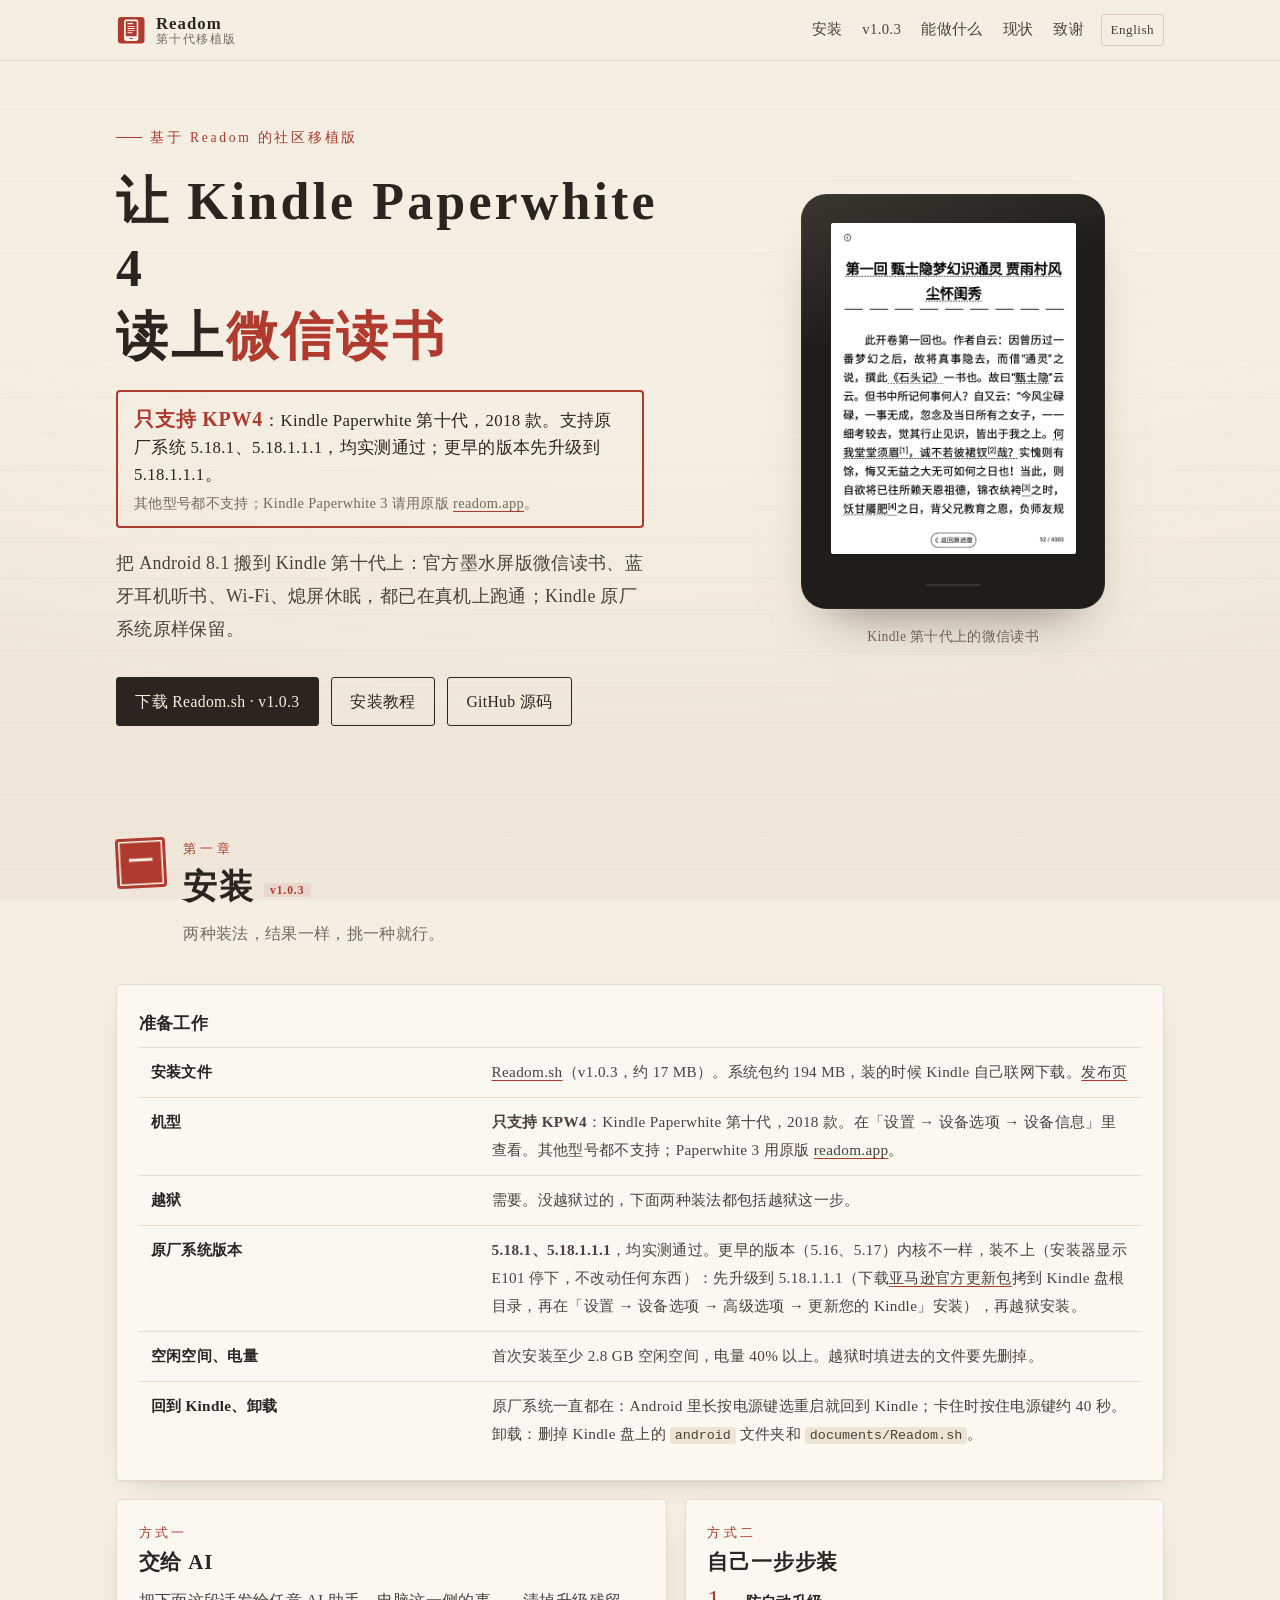
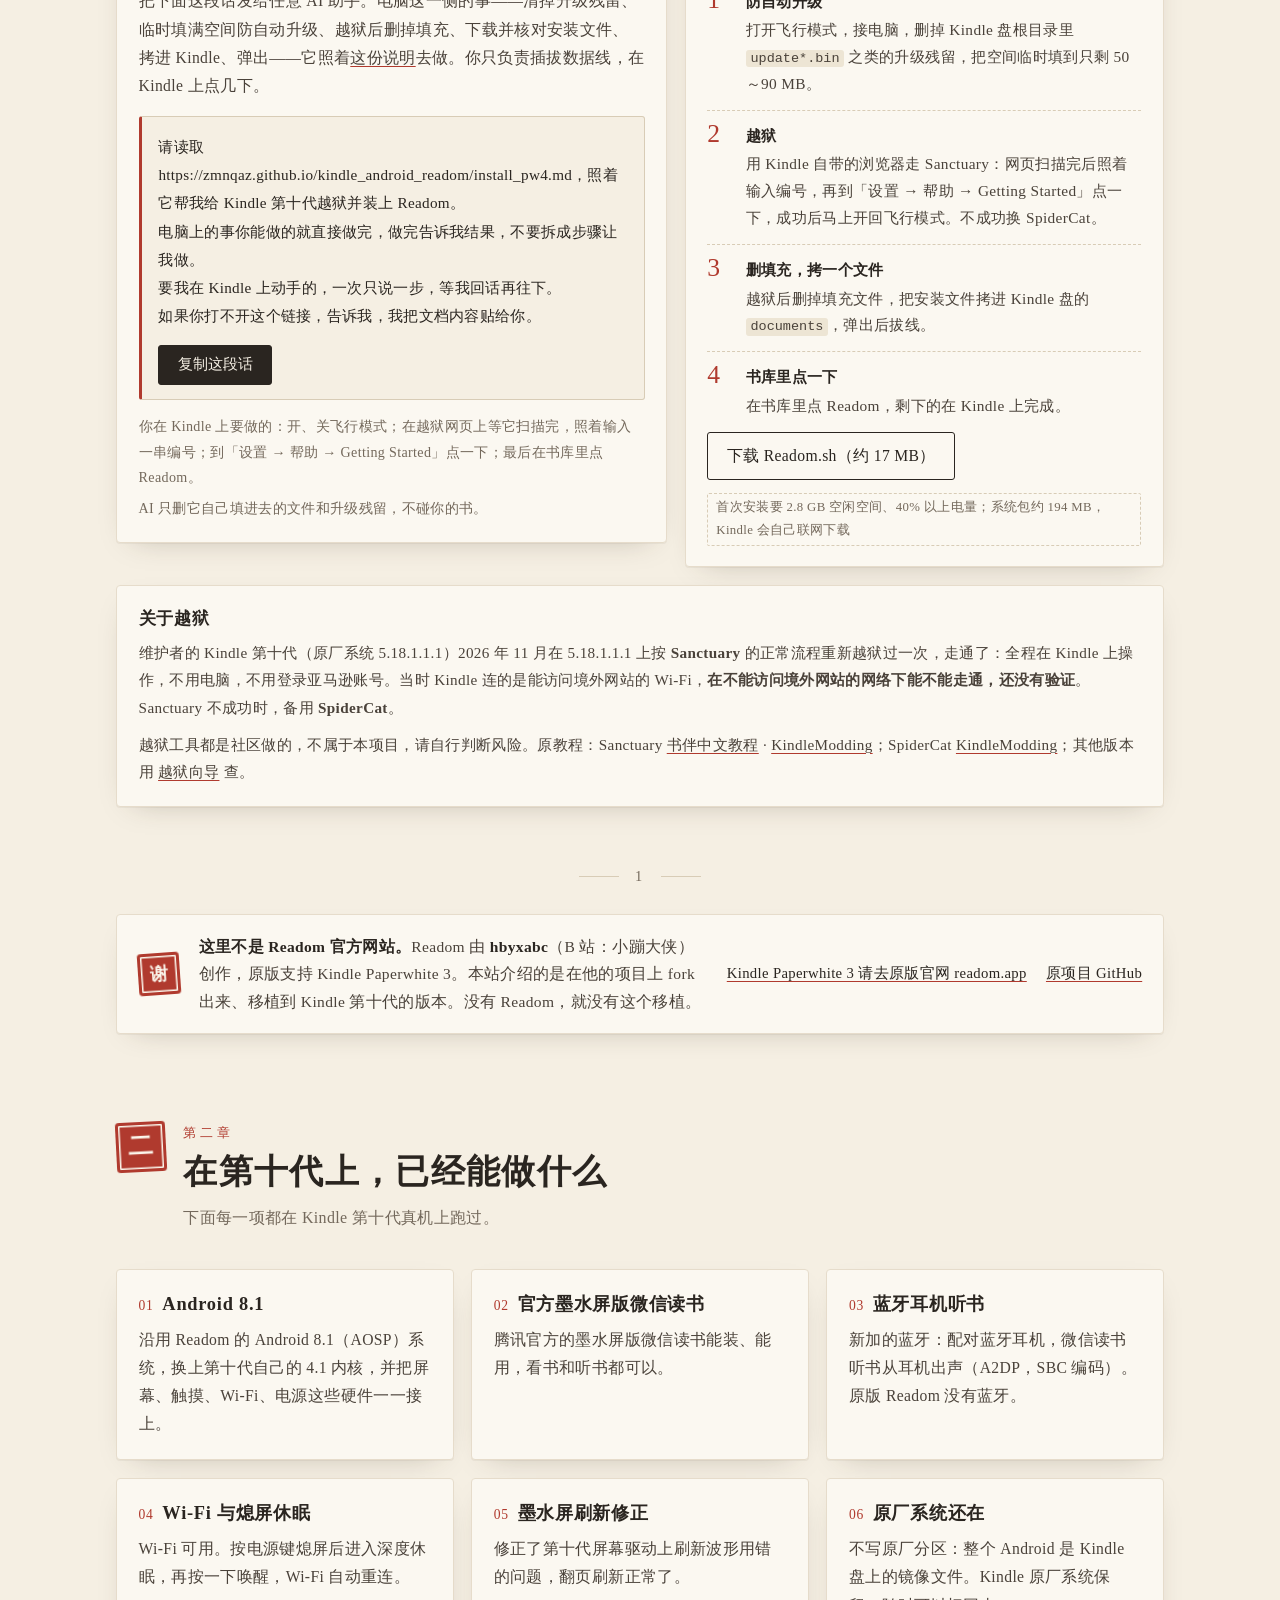
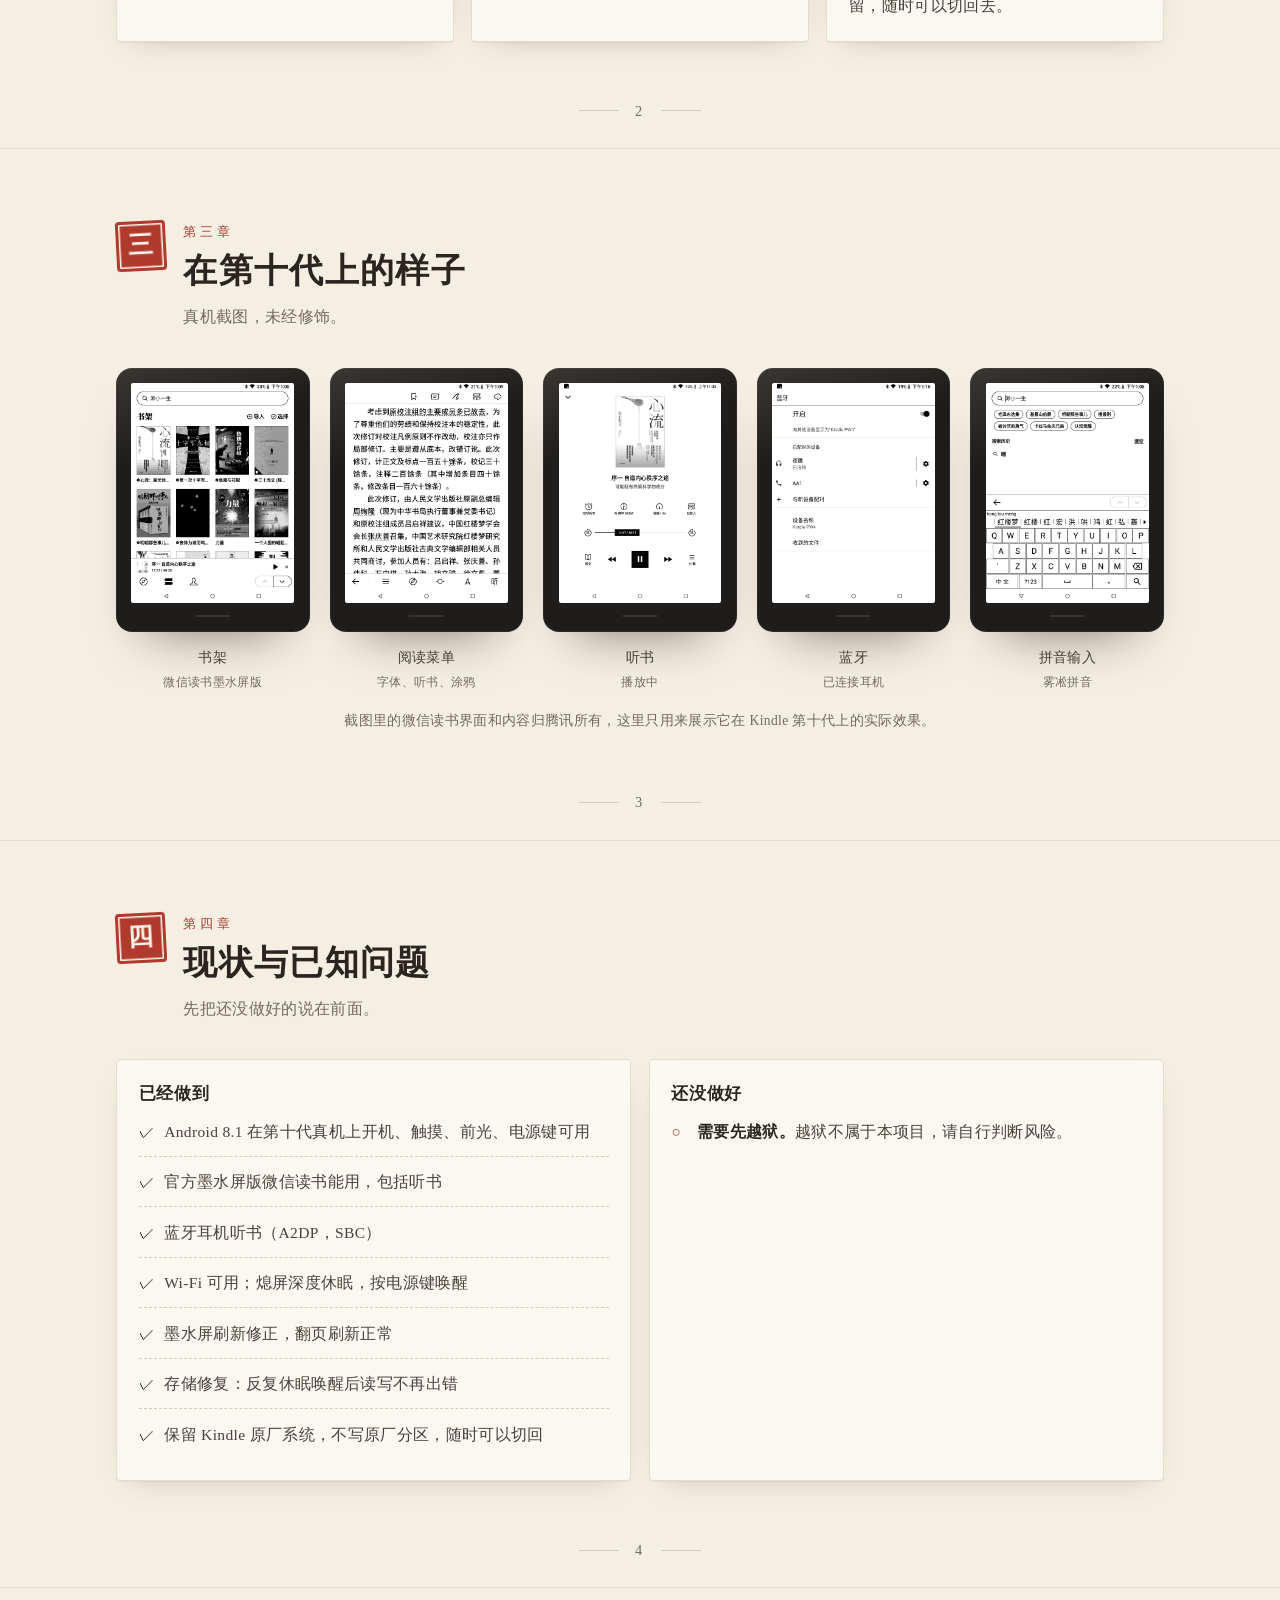
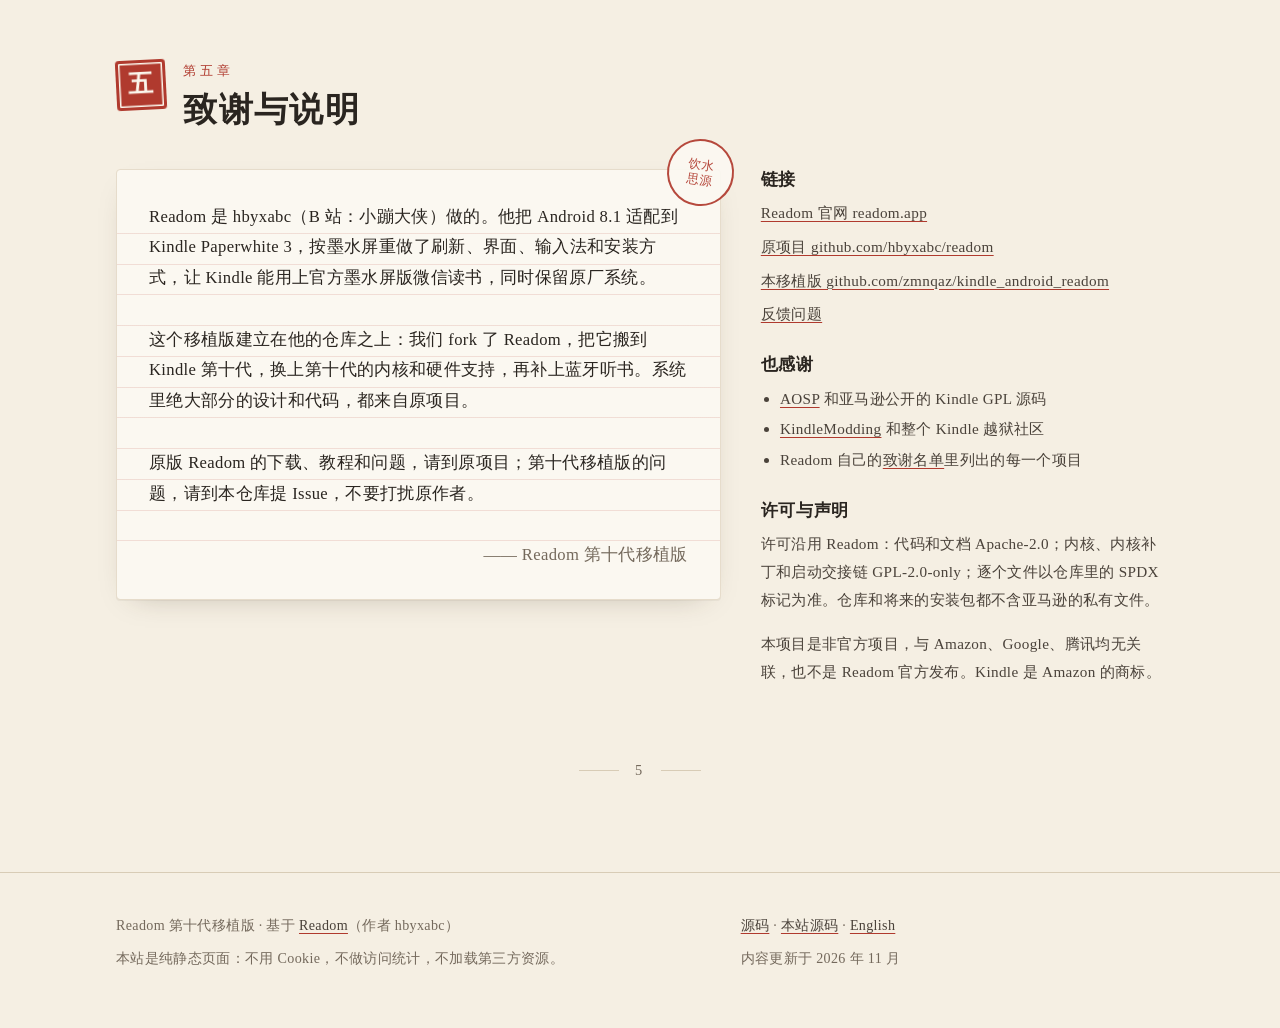
<file: site/index.html>
<!doctype html>
<html lang="zh-CN">
<head>
<meta charset="utf-8">
<meta name="viewport" content="width=device-width, initial-scale=1">
<title>Readom 第十代移植版 · 让 Kindle 第十代读上微信读书</title>
<meta name="description" content="基于 Readom 的 Kindle 第十代（Paperwhite 4，2018 款）社区移植版：Android 8.1、官方墨水屏版微信读书、蓝牙耳机听书，保留原厂系统。非 Readom 官方网站。">
<meta name="theme-color" content="#f5efe3" media="(prefers-color-scheme: light)">
<meta name="theme-color" content="#1c1a17" media="(prefers-color-scheme: dark)">
<meta name="color-scheme" content="light dark">
<!-- 站点地址按 GitHub Pages 的默认地址写；换了自定义域名要一起改下面五处 https://zmnqaz.github.io/kindle_android_readom/ -->
<link rel="canonical" href="https://zmnqaz.github.io/kindle_android_readom/">
<link rel="alternate" hreflang="zh-CN" href="https://zmnqaz.github.io/kindle_android_readom/">
<link rel="alternate" hreflang="en" href="https://zmnqaz.github.io/kindle_android_readom/en/">
<link rel="icon" href="assets/favicon.svg" type="image/svg+xml">
<link rel="apple-touch-icon" href="assets/touch-icon.png">
<meta property="og:type" content="website">
<meta property="og:locale" content="zh_CN">
<meta property="og:locale:alternate" content="en_US">
<meta property="og:site_name" content="Readom 第十代移植版">
<meta property="og:title" content="Readom 第十代移植版 · 让 Kindle 第十代读上微信读书">
<meta property="og:description" content="基于 Readom 的社区移植版：Android 8.1、官方墨水屏版微信读书、蓝牙耳机听书，保留 Kindle 原厂系统。">
<meta property="og:url" content="https://zmnqaz.github.io/kindle_android_readom/">
<meta property="og:image" content="https://zmnqaz.github.io/kindle_android_readom/assets/og.png">
<meta property="og:image:width" content="1200">
<meta property="og:image:height" content="630">
<meta property="og:image:alt" content="Readom 第十代移植版：让 Kindle 第十代读上微信读书">
<meta name="twitter:card" content="summary_large_image">
<link rel="stylesheet" href="assets/style.css">
<script src="assets/site.js" defer></script>
</head>
<body>
<a class="skip" href="#main">跳到正文</a>

<header class="masthead">
  <div class="wrap">
    <a class="mark" href="./" aria-label="Readom 第十代移植版 首页">
      <svg class="mark-seal" viewBox="0 0 64 64" aria-hidden="true" focusable="false">
        <rect x="4" y="4" width="56" height="56" rx="7" fill="#b03a2e"/>
        <rect x="17" y="9.5" width="30" height="45" rx="4.5" fill="#fbf6ec"/>
        <rect x="20.5" y="13" width="23" height="32" rx="1" fill="#b03a2e"/>
        <g fill="#fbf6ec">
          <rect x="24" y="17" width="12" height="2.4" rx="1"/>
          <rect x="24" y="23" width="16" height="1.8" rx=".9"/>
          <rect x="24" y="27.5" width="16" height="1.8" rx=".9"/>
          <rect x="24" y="32" width="16" height="1.8" rx=".9"/>
          <rect x="24" y="36.5" width="11" height="1.8" rx=".9"/>
        </g>
        <rect x="28.5" y="48.6" width="7" height="1.8" rx=".9" fill="#b03a2e"/>
      </svg>
      <span class="mark-text">
        <span class="mark-name">Readom</span>
        <span class="mark-sub">第十代移植版</span>
      </span>
    </a>
    <nav class="nav" aria-label="页面导航">
      <a href="#install">安装</a>
      <a href="https://github.com/zmnqaz/kindle_android_readom/releases/tag/v1.0.3">v1.0.3</a>
      <a href="#features">能做什么</a>
      <a href="#status">现状</a>
      <a href="#thanks">致谢</a>
      <a class="lang" href="en/" hreflang="en" lang="en">English</a>
    </nav>
  </div>
</header>

<main id="main">

<!-- ———————————————— 首屏 ———————————————— -->
<section class="hero" aria-labelledby="hero-title">
  <div class="wrap">
    <div>
      <p class="eyebrow">基于 Readom 的社区移植版</p>
      <h1 id="hero-title">让 Kindle Paperwhite 4<br>读上<em>微信读书</em></h1>
      <p class="support"><b>只支持 KPW4</b>：Kindle Paperwhite 第十代，2018 款。支持原厂系统 5.18.1、5.18.1.1.1，均实测通过；更早的版本先升级到 5.18.1.1.1。<span>其他型号都不支持；Kindle Paperwhite 3 请用原版 <a href="https://readom.app">readom.app</a>。</span></p>
      <p class="lede">
        把 Android 8.1 搬到 Kindle 第十代上：官方墨水屏版微信读书、蓝牙耳机听书、Wi‑Fi、熄屏休眠，都已在真机上跑通；Kindle 原厂系统原样保留。
      </p>
      <div class="actions">
        <a class="btn btn-primary" href="https://github.com/zmnqaz/kindle_android_readom/releases/download/v1.0.3/Readom.sh">下载 Readom.sh · v1.0.3</a>
        <a class="btn" href="#install">安装教程</a>
        <a class="btn" href="https://github.com/zmnqaz/kindle_android_readom">GitHub 源码</a>
      </div>
    </div>
    <figure style="margin:0">
      <div class="device">
        <div class="screen">
          <img src="assets/shots/reader.png" alt="微信读书阅读页，运行在 Kindle 第十代上" width="1072" height="1448">
        </div>
      </div>
      <figcaption class="caption">Kindle 第十代上的微信读书</figcaption>
    </figure>
  </div>
</section>

<!-- ———————————————— 第一章 安装 ———————————————— -->
<section class="chapter" id="install" aria-labelledby="install-title">
  <div class="wrap">
    <header class="chapter-head">
      <span class="seal" aria-hidden="true">一</span>
      <div>
        <span class="chapter-kicker">第一章</span>
        <h2 id="install-title">安装 <span class="tag" style="vertical-align:middle">v1.0.3</span></h2>
        <p class="sub">两种装法，结果一样，挑一种就行。</p>
      </div>
    </header>

    <div class="req card">
      <table>
        <caption>准备工作</caption>
        <tbody>
          <tr><th scope="row">安装文件</th><td><a href="https://github.com/zmnqaz/kindle_android_readom/releases/download/v1.0.3/Readom.sh">Readom.sh</a>（v1.0.3，约 17 MB）。系统包约 194 MB，装的时候 Kindle 自己联网下载。<a href="https://github.com/zmnqaz/kindle_android_readom/releases/tag/v1.0.3">发布页</a></td></tr>
          <tr><th scope="row">机型</th><td><b>只支持 KPW4</b>：Kindle Paperwhite 第十代，2018 款。在「设置 → 设备选项 → 设备信息」里查看。其他型号都不支持；Paperwhite 3 用原版 <a href="https://readom.app">readom.app</a>。</td></tr>
          <tr><th scope="row">越狱</th><td>需要。没越狱过的，下面两种装法都包括越狱这一步。</td></tr>
          <tr><th scope="row">原厂系统版本</th><td><b>5.18.1、5.18.1.1.1</b>，均实测通过。更早的版本（5.16、5.17）内核不一样，装不上（安装器显示 E101 停下，不改动任何东西）：先升级到 5.18.1.1.1（下载<a href="https://s3.amazonaws.com/firmwaredownloads/update_kindle_all_new_paperwhite_v2_5.18.1.1.1.bin">亚马逊官方更新包</a>拷到 Kindle 盘根目录，再在「设置 → 设备选项 → 高级选项 → 更新您的 Kindle」安装），再越狱安装。</td></tr>
          <tr><th scope="row">空闲空间、电量</th><td>首次安装至少 2.8 GB 空闲空间，电量 40% 以上。越狱时填进去的文件要先删掉。</td></tr>
          <tr><th scope="row">回到 Kindle、卸载</th><td>原厂系统一直都在：Android 里长按电源键选重启就回到 Kindle；卡住时按住电源键约 40 秒。卸载：删掉 Kindle 盘上的 <code>android</code> 文件夹和 <code>documents/Readom.sh</code>。</td></tr>
        </tbody>
      </table>
    </div>

    <div class="ways">
      <article class="card way">
        <span class="way-kicker">方式一</span>
        <h3>交给 AI</h3>
        <p>把下面这段话发给任意 AI 助手。电脑这一侧的事——清掉升级残留、临时填满空间防自动升级、越狱后删掉填充、下载并核对安装文件、拷进 Kindle、弹出——它照着<a href="install_pw4.md">这份说明</a>去做。你只负责插拔数据线，在 Kindle 上点几下。</p>
        <div class="prompt">
          <pre id="ai-prompt" tabindex="0" aria-label="发给 AI 的话">请读取 https://zmnqaz.github.io/kindle_android_readom/install_pw4.md，照着它帮我给 Kindle 第十代越狱并装上 Readom。
电脑上的事你能做的就直接做完，做完告诉我结果，不要拆成步骤让我做。
要我在 Kindle 上动手的，一次只说一步，等我回话再往下。
如果你打不开这个链接，告诉我，我把文档内容贴给你。</pre>
          <div class="prompt-bar">
            <button class="btn btn-primary copy-btn" type="button" data-copy="ai-prompt" data-done="已复制" data-fail="请手动选中复制">复制这段话</button>
            <span class="copy-status" role="status" aria-live="polite"></span>
          </div>
        </div>
        <p class="note">你在 Kindle 上要做的：开、关飞行模式；在越狱网页上等它扫描完，照着输入一串编号；到「设置 → 帮助 → Getting Started」点一下；最后在书库里点 Readom。</p>
        <p class="note">AI 只删它自己填进去的文件和升级残留，不碰你的书。</p>
      </article>

      <article class="card way">
        <span class="way-kicker">方式二</span>
        <h3>自己一步步装</h3>
        <ol class="mini-steps">
          <li><b>防自动升级</b>打开飞行模式，接电脑，删掉 Kindle 盘根目录里 <code>update*.bin</code> 之类的升级残留，把空间临时填到只剩 50～90 MB。</li>
          <li><b>越狱</b>用 Kindle 自带的浏览器走 Sanctuary：网页扫描完后照着输入编号，再到「设置 → 帮助 → Getting Started」点一下，成功后马上开回飞行模式。不成功换 SpiderCat。</li>
          <li><b>删填充，拷一个文件</b>越狱后删掉填充文件，把安装文件拷进 Kindle 盘的 <code>documents</code>，弹出后拔线。</li>
          <li><b>书库里点一下</b>在书库里点 Readom，剩下的在 Kindle 上完成。</li>
        </ol>
        <a class="btn" href="https://github.com/zmnqaz/kindle_android_readom/releases/download/v1.0.3/Readom.sh">下载 Readom.sh（约 17 MB）</a> <span class="soon">首次安装要 2.8 GB 空闲空间、40% 以上电量；系统包约 194 MB，Kindle 会自己联网下载</span>
      </article>
    </div>

    <div class="card jb-note">
      <h3>关于越狱</h3>
      <p>维护者的 Kindle 第十代（原厂系统 5.18.1.1.1）2026 年 11 月在 5.18.1.1.1 上按 <b>Sanctuary</b> 的正常流程重新越狱过一次，走通了：全程在 Kindle 上操作，不用电脑，不用登录亚马逊账号。当时 Kindle 连的是能访问境外网站的 Wi‑Fi，<b>在不能访问境外网站的网络下能不能走通，还没有验证</b>。Sanctuary 不成功时，备用 <b>SpiderCat</b>。</p>
      <p>越狱工具都是社区做的，不属于本项目，请自行判断风险。原教程：Sanctuary <a href="https://bookfere.com/post/1190.html">书伴中文教程</a> · <a href="https://kindlemodding.org/jailbreaking/Sanctuary/">KindleModding</a>；SpiderCat <a href="https://kindlemodding.org/jailbreaking/SpiderCat/">KindleModding</a>；其他版本用 <a href="https://kindlemodding.org/jailbreak-wizard.html">越狱向导</a> 查。</p>
    </div>

    <p class="folio" aria-hidden="true">1</p>
  </div>
</section>

<!-- ———————————————— 致谢条（首页显眼处） ———————————————— -->
<section class="credit-band" aria-label="致谢原作者">
  <div class="wrap">
    <div class="inner">
      <span class="seal" aria-hidden="true">谢</span>
      <p>
        <strong>这里不是 Readom 官方网站。</strong>Readom 由 <strong>hbyxabc</strong>（B 站：小蹦大侠）创作，原版支持 Kindle Paperwhite 3。本站介绍的是在他的项目上 fork 出来、移植到 Kindle 第十代的版本。没有 Readom，就没有这个移植。
      </p>
      <div class="links">
        <a href="https://readom.app">Kindle Paperwhite 3 请去原版官网 readom.app</a>
        <a href="https://github.com/hbyxabc/readom">原项目 GitHub</a>
      </div>
    </div>
  </div>
</section>

<!-- ———————————————— 第二章 能做什么 ———————————————— -->
<section class="chapter" id="features" aria-labelledby="features-title">
  <div class="wrap">
    <header class="chapter-head">
      <span class="seal" aria-hidden="true">二</span>
      <div>
        <span class="chapter-kicker">第二章</span>
        <h2 id="features-title">在第十代上，已经能做什么</h2>
        <p class="sub">下面每一项都在 Kindle 第十代真机上跑过。</p>
      </div>
    </header>

    <div class="cards">
      <article class="card">
        <h3><span class="n">01</span>Android 8.1</h3>
        <p>沿用 Readom 的 Android 8.1（AOSP）系统，换上第十代自己的 4.1 内核，并把屏幕、触摸、Wi‑Fi、电源这些硬件一一接上。</p>
      </article>
      <article class="card">
        <h3><span class="n">02</span>官方墨水屏版微信读书</h3>
        <p>腾讯官方的墨水屏版微信读书能装、能用，看书和听书都可以。</p>
      </article>
      <article class="card">
        <h3><span class="n">03</span>蓝牙耳机听书</h3>
        <p>新加的蓝牙：配对蓝牙耳机，微信读书听书从耳机出声（A2DP，SBC 编码）。原版 Readom 没有蓝牙。</p>
      </article>
      <article class="card">
        <h3><span class="n">04</span>Wi‑Fi 与熄屏休眠</h3>
        <p>Wi‑Fi 可用。按电源键熄屏后进入深度休眠，再按一下唤醒，Wi‑Fi 自动重连。</p>
      </article>
      <article class="card">
        <h3><span class="n">05</span>墨水屏刷新修正</h3>
        <p>修正了第十代屏幕驱动上刷新波形用错的问题，翻页刷新正常了。</p>
      </article>
      <article class="card">
        <h3><span class="n">06</span>原厂系统还在</h3>
        <p>不写原厂分区：整个 Android 是 Kindle 盘上的镜像文件。Kindle 原厂系统保留，随时可以切回去。</p>
      </article>
    </div>

    <p class="folio" aria-hidden="true">2</p>
  </div>
</section>

<!-- ———————————————— 第三章 看一看 ———————————————— -->
<section class="chapter" id="screens" aria-labelledby="screens-title">
  <div class="wrap">
    <header class="chapter-head">
      <span class="seal" aria-hidden="true">三</span>
      <div>
        <span class="chapter-kicker">第三章</span>
        <h2 id="screens-title">在第十代上的样子</h2>
        <p class="sub">真机截图，未经修饰。</p>
      </div>
    </header>

    <div class="gallery">
      <figure>
        <div class="device"><div class="screen">
          <img src="assets/shots/shelf.png" alt="微信读书书架" width="1072" height="1448" loading="lazy">
        </div></div>
        <figcaption>书架<small>微信读书墨水屏版</small></figcaption>
      </figure>
      <figure>
        <div class="device"><div class="screen">
          <img src="assets/shots/menu.png" alt="阅读页的菜单" width="1072" height="1448" loading="lazy">
        </div></div>
        <figcaption>阅读菜单<small>字体、听书、涂鸦</small></figcaption>
      </figure>
      <figure>
        <div class="device"><div class="screen">
          <img src="assets/shots/listen.png" alt="微信读书听书播放页" width="1072" height="1448" loading="lazy">
        </div></div>
        <figcaption>听书<small>播放中</small></figcaption>
      </figure>
      <figure>
        <div class="device"><div class="screen">
          <img src="assets/shots/bluetooth.png" alt="蓝牙设置，耳机已连接" width="1072" height="1448" loading="lazy">
        </div></div>
        <figcaption>蓝牙<small>已连接耳机</small></figcaption>
      </figure>
      <figure>
        <div class="device"><div class="screen">
          <img src="assets/shots/keyboard.png" alt="微信读书搜索框和拼音键盘" width="1072" height="1448" loading="lazy">
        </div></div>
        <figcaption>拼音输入<small>雾凇拼音</small></figcaption>
      </figure>
    </div>
    <p class="caption">截图里的微信读书界面和内容归腾讯所有，这里只用来展示它在 Kindle 第十代上的实际效果。</p>

    <p class="folio" aria-hidden="true">3</p>
  </div>
</section>

<!-- ———————————————— 第四章 现状 ———————————————— -->
<section class="chapter" id="status" aria-labelledby="status-title">
  <div class="wrap">
    <header class="chapter-head">
      <span class="seal" aria-hidden="true">四</span>
      <div>
        <span class="chapter-kicker">第四章</span>
        <h2 id="status-title">现状与已知问题</h2>
        <p class="sub">先把还没做好的说在前面。</p>
      </div>
    </header>

    <div class="status">
      <article class="card">
        <h3>已经做到</h3>
        <ul class="list done">
          <li>Android 8.1 在第十代真机上开机、触摸、前光、电源键可用</li>
          <li>官方墨水屏版微信读书能用，包括听书</li>
          <li>蓝牙耳机听书（A2DP，SBC）</li>
          <li>Wi‑Fi 可用；熄屏深度休眠，按电源键唤醒</li>
          <li>墨水屏刷新修正，翻页刷新正常</li>
          <li>存储修复：反复休眠唤醒后读写不再出错</li>
          <li>保留 Kindle 原厂系统，不写原厂分区，随时可以切回</li>
        </ul>
      </article>
      <article class="card">
        <h3>还没做好</h3>
        <ul class="list todo">
          <li><strong>需要先越狱。</strong>越狱不属于本项目，请自行判断风险。</li>
        </ul>
      </article>
    </div>

    <p class="folio" aria-hidden="true">4</p>
  </div>
</section>

<!-- ———————————————— 第五章 致谢 ———————————————— -->
<section class="chapter" id="thanks" aria-labelledby="thanks-title">
  <div class="wrap">
    <header class="chapter-head">
      <span class="seal" aria-hidden="true">五</span>
      <div>
        <span class="chapter-kicker">第五章</span>
        <h2 id="thanks-title">致谢与说明</h2>
      </div>
    </header>

    <div class="thanks-grid">
      <div class="letter-wrap">
        <div class="letter">
          <span class="stamp" aria-hidden="true">饮水<br>思源</span>
          <p>Readom 是 hbyxabc（B 站：小蹦大侠）做的。他把 Android 8.1 适配到 Kindle Paperwhite 3，按墨水屏重做了刷新、界面、输入法和安装方式，让 Kindle 能用上官方墨水屏版微信读书，同时保留原厂系统。</p>
          <p>这个移植版建立在他的仓库之上：我们 fork 了 Readom，把它搬到 Kindle 第十代，换上第十代的内核和硬件支持，再补上蓝牙听书。系统里绝大部分的设计和代码，都来自原项目。</p>
          <p>原版 Readom 的下载、教程和问题，请到原项目；第十代移植版的问题，请到本仓库提 Issue，不要打扰原作者。</p>
          <p class="sign">—— Readom 第十代移植版</p>
        </div>
      </div>
      <aside class="ack-small" aria-label="链接、致谢与许可">
        <h3>链接</h3>
        <div class="links">
          <a href="https://readom.app">Readom 官网 readom.app</a>
          <a href="https://github.com/hbyxabc/readom">原项目 github.com/hbyxabc/readom</a>
          <a href="https://github.com/zmnqaz/kindle_android_readom">本移植版 github.com/zmnqaz/kindle_android_readom</a>
          <a href="https://github.com/zmnqaz/kindle_android_readom/issues">反馈问题</a>
        </div>
        <h3>也感谢</h3>
        <ul>
          <li><a href="https://source.android.com/">AOSP</a> 和亚马逊公开的 Kindle GPL 源码</li>
          <li><a href="https://kindlemodding.org/">KindleModding</a> 和整个 Kindle 越狱社区</li>
          <li>Readom 自己的<a href="https://github.com/hbyxabc/readom#致谢">致谢名单</a>里列出的每一个项目</li>
        </ul>
        <h3>许可与声明</h3>
        <p>许可沿用 Readom：代码和文档 Apache-2.0；内核、内核补丁和启动交接链 GPL-2.0-only；逐个文件以仓库里的 SPDX 标记为准。仓库和将来的安装包都不含亚马逊的私有文件。</p>
        <p>本项目是非官方项目，与 Amazon、Google、腾讯均无关联，也不是 Readom 官方发布。Kindle 是 Amazon 的商标。</p>
      </aside>
    </div>

    <p class="folio" aria-hidden="true">5</p>
  </div>
</section>

</main>

<footer class="colophon">
  <div class="wrap">
    <div>
      <p>Readom 第十代移植版 · 基于 <a href="https://readom.app">Readom</a>（作者 hbyxabc）</p>
      <p>本站是纯静态页面：不用 Cookie，不做访问统计，不加载第三方资源。</p>
    </div>
    <div>
      <p><a href="https://github.com/zmnqaz/kindle_android_readom">源码</a> · <a href="https://github.com/zmnqaz/kindle_android_readom/tree/kpw4/site">本站源码</a> · <a href="en/" hreflang="en" lang="en">English</a></p>
      <p>内容更新于 2026 年 11 月</p>
    </div>
  </div>
</footer>
</body>
</html>
</file>
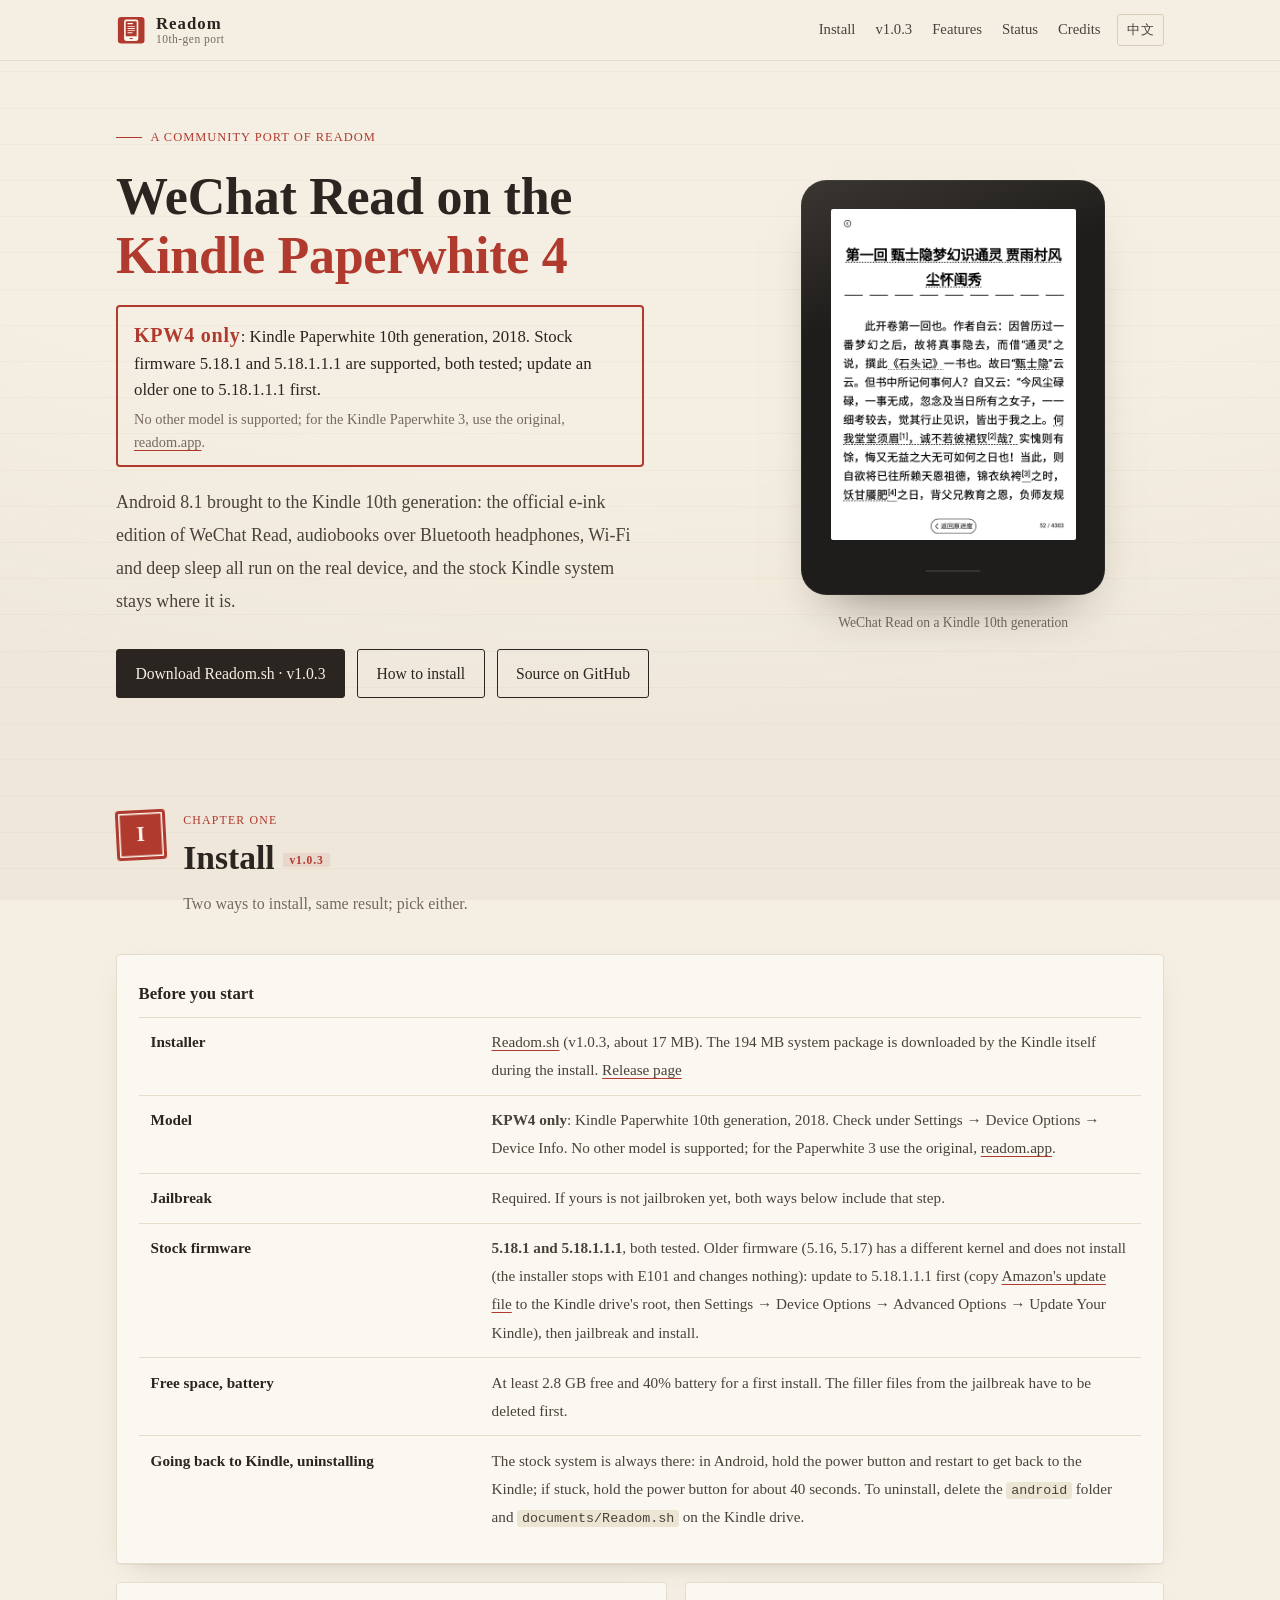
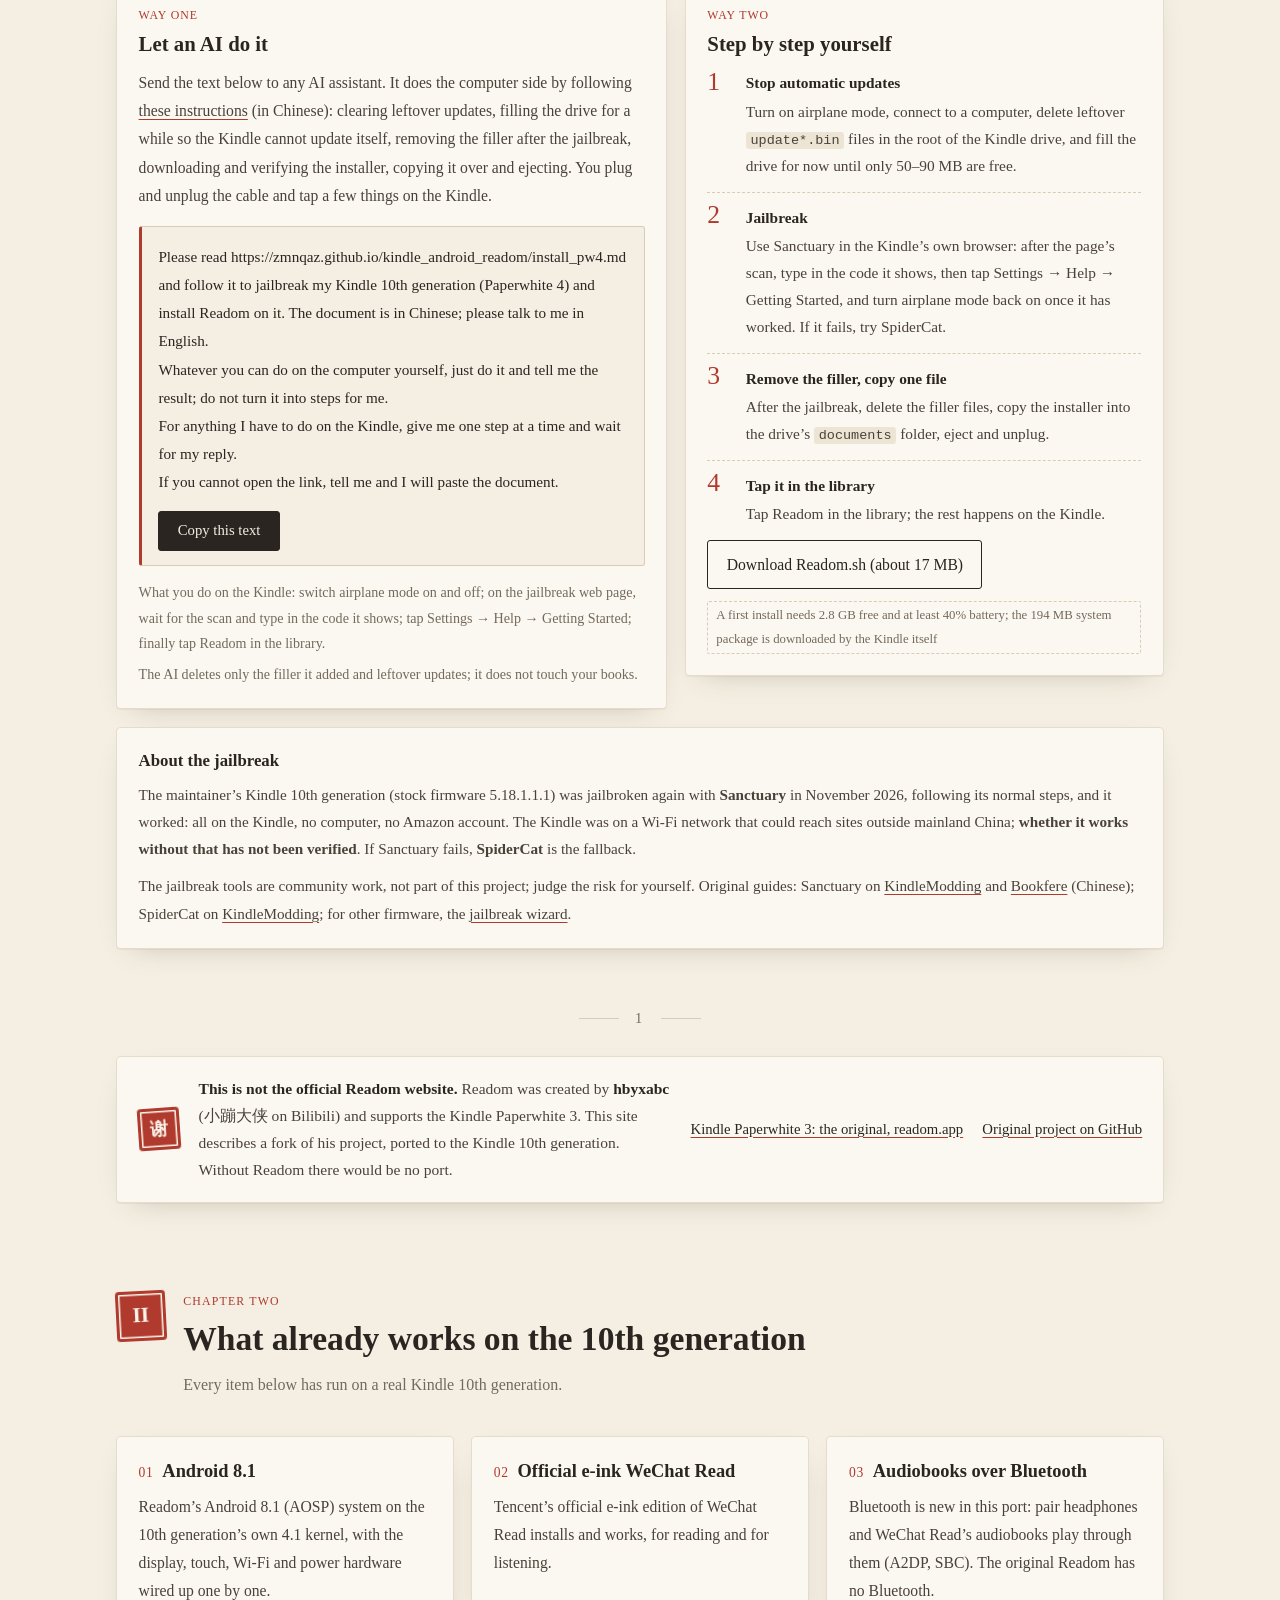
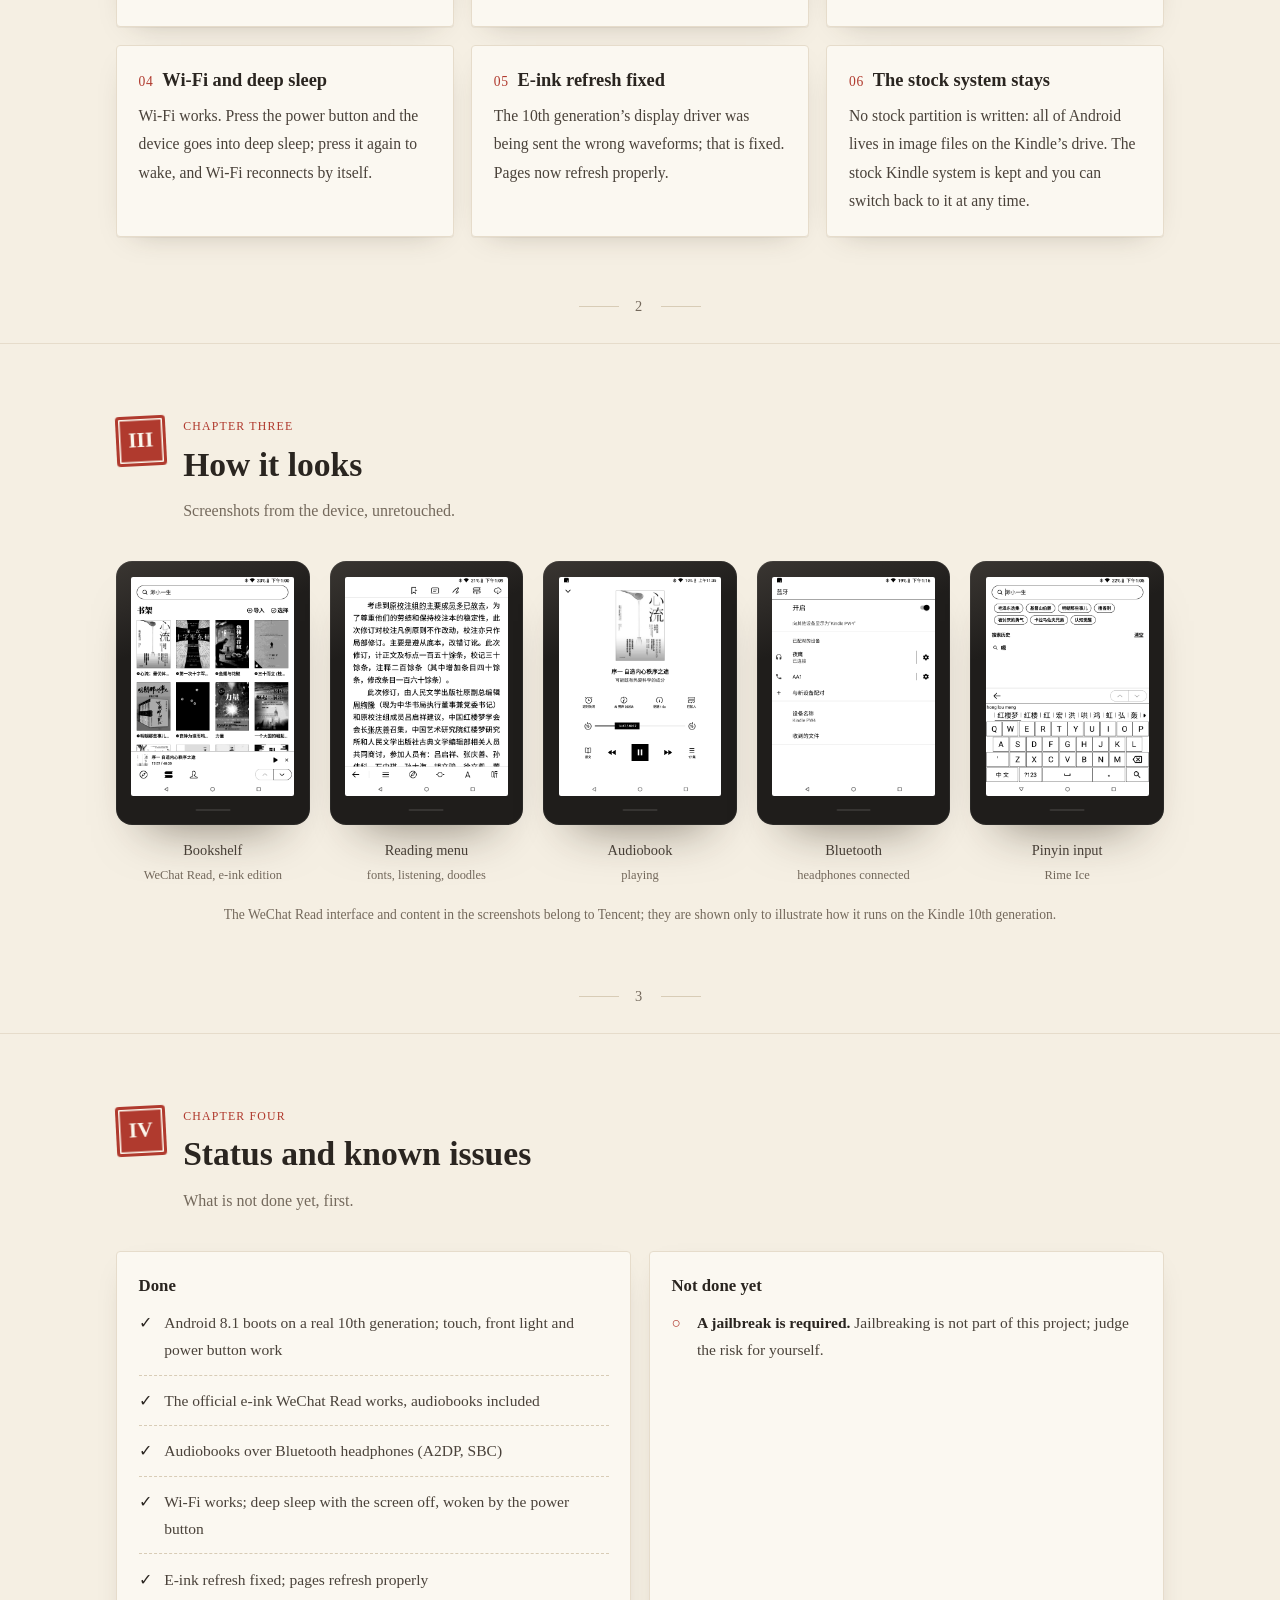
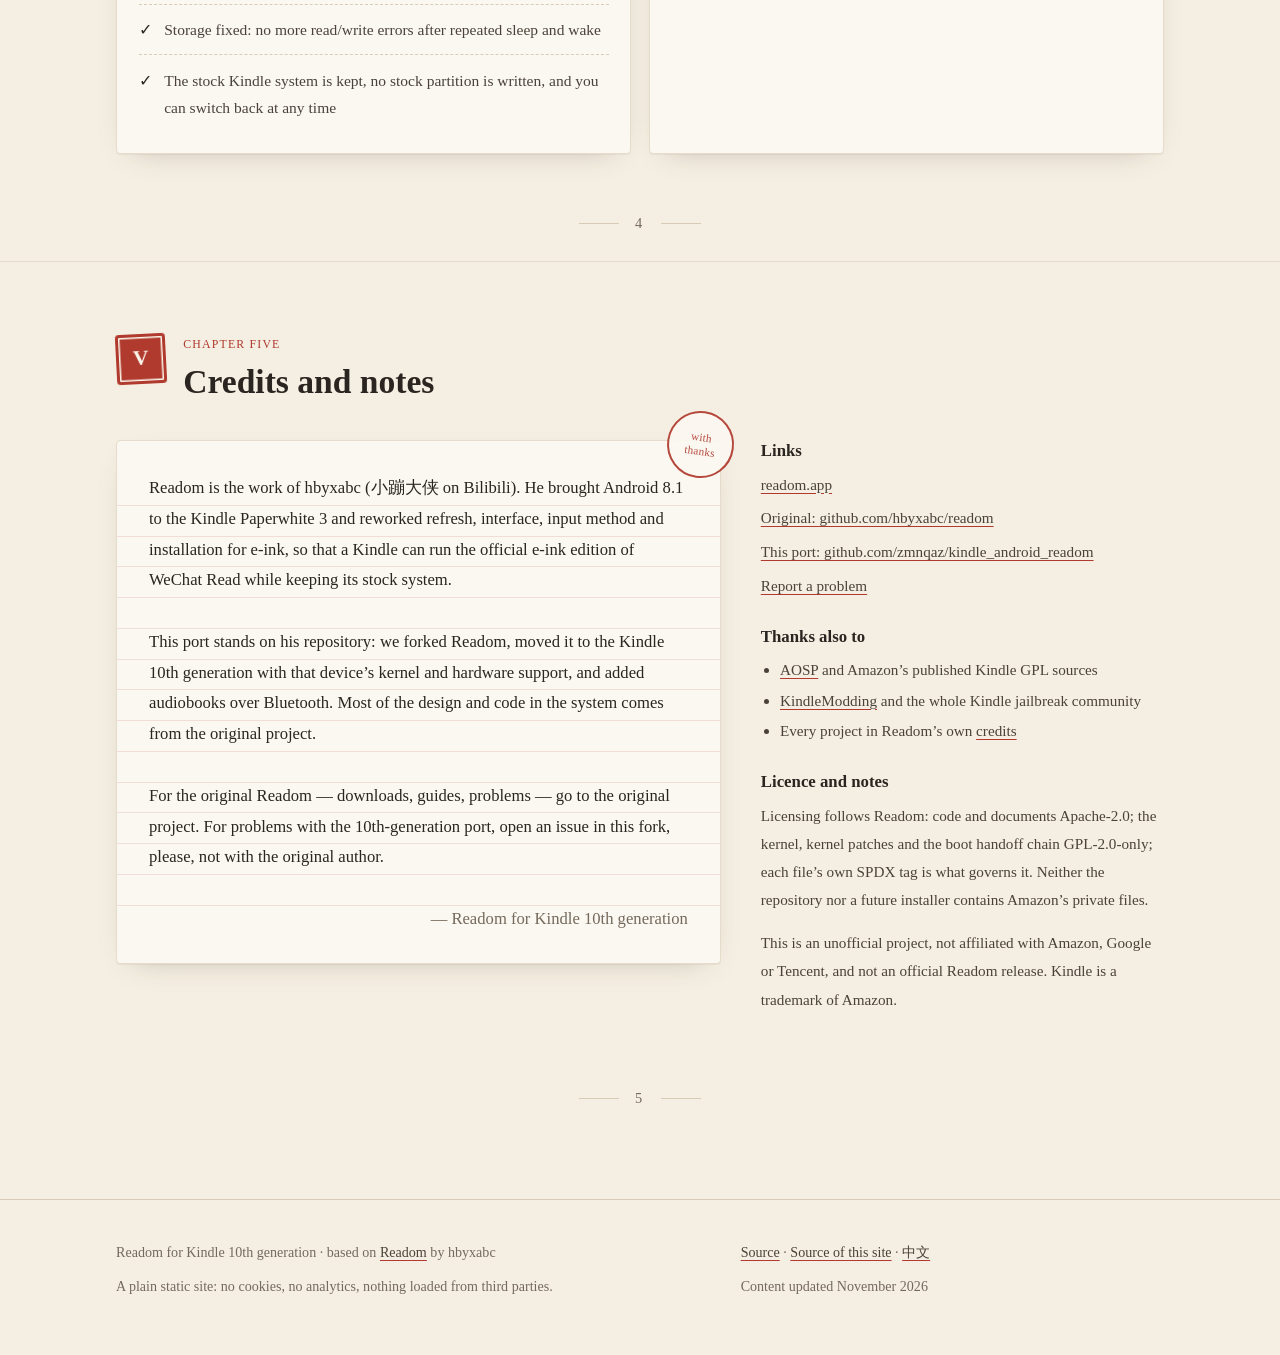
<file: site/en/index.html>
<!doctype html>
<html lang="en">
<head>
<meta charset="utf-8">
<meta name="viewport" content="width=device-width, initial-scale=1">
<title>Readom for Kindle 10th generation · WeChat Read on a Kindle Paperwhite 4</title>
<meta name="description" content="A community port of Readom to the Kindle 10th generation (Paperwhite 4, 2018): Android 8.1, the official e-ink edition of WeChat Read, audiobooks over Bluetooth headphones, and the stock Kindle system kept. Not the official Readom site.">
<meta name="theme-color" content="#f5efe3" media="(prefers-color-scheme: light)">
<meta name="theme-color" content="#1c1a17" media="(prefers-color-scheme: dark)">
<meta name="color-scheme" content="light dark">
<link rel="canonical" href="https://zmnqaz.github.io/kindle_android_readom/en/">
<link rel="alternate" hreflang="zh-CN" href="https://zmnqaz.github.io/kindle_android_readom/">
<link rel="alternate" hreflang="en" href="https://zmnqaz.github.io/kindle_android_readom/en/">
<link rel="icon" href="../assets/favicon.svg" type="image/svg+xml">
<link rel="apple-touch-icon" href="../assets/touch-icon.png">
<meta property="og:type" content="website">
<meta property="og:locale" content="en_US">
<meta property="og:locale:alternate" content="zh_CN">
<meta property="og:site_name" content="Readom for Kindle 10th generation">
<meta property="og:title" content="Readom for Kindle 10th generation">
<meta property="og:description" content="A community port of Readom: Android 8.1, the official e-ink edition of WeChat Read and audiobooks over Bluetooth on a Kindle Paperwhite 4, with the stock system kept.">
<meta property="og:url" content="https://zmnqaz.github.io/kindle_android_readom/en/">
<meta property="og:image" content="https://zmnqaz.github.io/kindle_android_readom/assets/og.png">
<meta property="og:image:width" content="1200">
<meta property="og:image:height" content="630">
<meta property="og:image:alt" content="Readom for Kindle 10th generation">
<meta name="twitter:card" content="summary_large_image">
<link rel="stylesheet" href="../assets/style.css">
<script src="../assets/site.js" defer></script>
</head>
<body>
<a class="skip" href="#main">Skip to content</a>

<header class="masthead">
  <div class="wrap">
    <a class="mark" href="./" aria-label="Readom for Kindle 10th generation, home">
      <svg class="mark-seal" viewBox="0 0 64 64" aria-hidden="true" focusable="false">
        <rect x="4" y="4" width="56" height="56" rx="7" fill="#b03a2e"/>
        <rect x="17" y="9.5" width="30" height="45" rx="4.5" fill="#fbf6ec"/>
        <rect x="20.5" y="13" width="23" height="32" rx="1" fill="#b03a2e"/>
        <g fill="#fbf6ec">
          <rect x="24" y="17" width="12" height="2.4" rx="1"/>
          <rect x="24" y="23" width="16" height="1.8" rx=".9"/>
          <rect x="24" y="27.5" width="16" height="1.8" rx=".9"/>
          <rect x="24" y="32" width="16" height="1.8" rx=".9"/>
          <rect x="24" y="36.5" width="11" height="1.8" rx=".9"/>
        </g>
        <rect x="28.5" y="48.6" width="7" height="1.8" rx=".9" fill="#b03a2e"/>
      </svg>
      <span class="mark-text">
        <span class="mark-name">Readom</span>
        <span class="mark-sub">10th-gen port</span>
      </span>
    </a>
    <nav class="nav" aria-label="Page">
      <a href="#install">Install</a>
      <a href="https://github.com/zmnqaz/kindle_android_readom/releases/tag/v1.0.3">v1.0.3</a>
      <a href="#features">Features</a>
      <a href="#status">Status</a>
      <a href="#thanks">Credits</a>
      <a class="lang" href="../" hreflang="zh-CN" lang="zh-CN">中文</a>
    </nav>
  </div>
</header>

<main id="main">

<section class="hero" aria-labelledby="hero-title">
  <div class="wrap">
    <div>
      <p class="eyebrow">A community port of Readom</p>
      <h1 id="hero-title">WeChat Read on the <em>Kindle Paperwhite 4</em></h1>
      <p class="support"><b>KPW4 only</b>: Kindle Paperwhite 10th generation, 2018. Stock firmware 5.18.1 and 5.18.1.1.1 are supported, both tested; update an older one to 5.18.1.1.1 first.<span>No other model is supported; for the Kindle Paperwhite 3, use the original, <a href="https://readom.app">readom.app</a>.</span></p>
      <p class="lede">
        Android 8.1 brought to the Kindle 10th generation: the official e-ink edition of WeChat Read, audiobooks over Bluetooth headphones, Wi‑Fi and deep sleep all run on the real device, and the stock Kindle system stays where it is.
      </p>
      <div class="actions">
        <a class="btn btn-primary" href="https://github.com/zmnqaz/kindle_android_readom/releases/download/v1.0.3/Readom.sh">Download Readom.sh · v1.0.3</a>
        <a class="btn" href="#install">How to install</a>
        <a class="btn" href="https://github.com/zmnqaz/kindle_android_readom">Source on GitHub</a>
      </div>
    </div>
    <figure style="margin:0">
      <div class="device">
        <div class="screen">
          <img src="../assets/shots/reader.png" alt="WeChat Read reading page on a Kindle 10th generation" width="1072" height="1448">
        </div>
      </div>
      <figcaption class="caption">WeChat Read on a Kindle 10th generation</figcaption>
    </figure>
  </div>
</section>

<section class="chapter" id="install" aria-labelledby="install-title">
  <div class="wrap">
    <header class="chapter-head">
      <span class="seal latin" aria-hidden="true">I</span>
      <div>
        <span class="chapter-kicker">Chapter one</span>
        <h2 id="install-title">Install <span class="tag" style="vertical-align:middle">v1.0.3</span></h2>
        <p class="sub">Two ways to install, same result; pick either.</p>
      </div>
    </header>

    <div class="req card">
      <table>
        <caption>Before you start</caption>
        <tbody>
          <tr><th scope="row">Installer</th><td><a href="https://github.com/zmnqaz/kindle_android_readom/releases/download/v1.0.3/Readom.sh">Readom.sh</a> (v1.0.3, about 17 MB). The 194 MB system package is downloaded by the Kindle itself during the install. <a href="https://github.com/zmnqaz/kindle_android_readom/releases/tag/v1.0.3">Release page</a></td></tr>
          <tr><th scope="row">Model</th><td><b>KPW4 only</b>: Kindle Paperwhite 10th generation, 2018. Check under Settings → Device Options → Device Info. No other model is supported; for the Paperwhite 3 use the original, <a href="https://readom.app">readom.app</a>.</td></tr>
          <tr><th scope="row">Jailbreak</th><td>Required. If yours is not jailbroken yet, both ways below include that step.</td></tr>
          <tr><th scope="row">Stock firmware</th><td><b>5.18.1 and 5.18.1.1.1</b>, both tested. Older firmware (5.16, 5.17) has a different kernel and does not install (the installer stops with E101 and changes nothing): update to 5.18.1.1.1 first (copy <a href="https://s3.amazonaws.com/firmwaredownloads/update_kindle_all_new_paperwhite_v2_5.18.1.1.1.bin">Amazon's update file</a> to the Kindle drive's root, then Settings → Device Options → Advanced Options → Update Your Kindle), then jailbreak and install.</td></tr>
          <tr><th scope="row">Free space, battery</th><td>At least 2.8 GB free and 40% battery for a first install. The filler files from the jailbreak have to be deleted first.</td></tr>
          <tr><th scope="row">Going back to Kindle, uninstalling</th><td>The stock system is always there: in Android, hold the power button and restart to get back to the Kindle; if stuck, hold the power button for about 40 seconds. To uninstall, delete the <code>android</code> folder and <code>documents/Readom.sh</code> on the Kindle drive.</td></tr>
        </tbody>
      </table>
    </div>

    <div class="ways">
      <article class="card way">
        <span class="way-kicker">Way one</span>
        <h3>Let an AI do it</h3>
        <p>Send the text below to any AI assistant. It does the computer side by following <a href="../install_pw4.md">these instructions</a> (in Chinese): clearing leftover updates, filling the drive for a while so the Kindle cannot update itself, removing the filler after the jailbreak, downloading and verifying the installer, copying it over and ejecting. You plug and unplug the cable and tap a few things on the Kindle.</p>
        <div class="prompt">
          <pre id="ai-prompt" tabindex="0" aria-label="Text for the AI">Please read https://zmnqaz.github.io/kindle_android_readom/install_pw4.md and follow it to jailbreak my Kindle 10th generation (Paperwhite 4) and install Readom on it. The document is in Chinese; please talk to me in English.
Whatever you can do on the computer yourself, just do it and tell me the result; do not turn it into steps for me.
For anything I have to do on the Kindle, give me one step at a time and wait for my reply.
If you cannot open the link, tell me and I will paste the document.</pre>
          <div class="prompt-bar">
            <button class="btn btn-primary copy-btn" type="button" data-copy="ai-prompt" data-done="Copied" data-fail="Select and copy it by hand">Copy this text</button>
            <span class="copy-status" role="status" aria-live="polite"></span>
          </div>
        </div>
        <p class="note">What you do on the Kindle: switch airplane mode on and off; on the jailbreak web page, wait for the scan and type in the code it shows; tap Settings → Help → Getting Started; finally tap Readom in the library.</p>
        <p class="note">The AI deletes only the filler it added and leftover updates; it does not touch your books.</p>
      </article>

      <article class="card way">
        <span class="way-kicker">Way two</span>
        <h3>Step by step yourself</h3>
        <ol class="mini-steps">
          <li><b>Stop automatic updates</b>Turn on airplane mode, connect to a computer, delete leftover <code>update*.bin</code> files in the root of the Kindle drive, and fill the drive for now until only 50–90 MB are free.</li>
          <li><b>Jailbreak</b>Use Sanctuary in the Kindle’s own browser: after the page’s scan, type in the code it shows, then tap Settings → Help → Getting Started, and turn airplane mode back on once it has worked. If it fails, try SpiderCat.</li>
          <li><b>Remove the filler, copy one file</b>After the jailbreak, delete the filler files, copy the installer into the drive’s <code>documents</code> folder, eject and unplug.</li>
          <li><b>Tap it in the library</b>Tap Readom in the library; the rest happens on the Kindle.</li>
        </ol>
        <a class="btn" href="https://github.com/zmnqaz/kindle_android_readom/releases/download/v1.0.3/Readom.sh">Download Readom.sh (about 17 MB)</a> <span class="soon">A first install needs 2.8 GB free and at least 40% battery; the 194 MB system package is downloaded by the Kindle itself</span>
      </article>
    </div>

    <div class="card jb-note">
      <h3>About the jailbreak</h3>
      <p>The maintainer’s Kindle 10th generation (stock firmware 5.18.1.1.1) was jailbroken again with <b>Sanctuary</b> in November 2026, following its normal steps, and it worked: all on the Kindle, no computer, no Amazon account. The Kindle was on a Wi‑Fi network that could reach sites outside mainland China; <b>whether it works without that has not been verified</b>. If Sanctuary fails, <b>SpiderCat</b> is the fallback.</p>
      <p>The jailbreak tools are community work, not part of this project; judge the risk for yourself. Original guides: Sanctuary on <a href="https://kindlemodding.org/jailbreaking/Sanctuary/">KindleModding</a> and <a href="https://bookfere.com/post/1190.html">Bookfere</a> (Chinese); SpiderCat on <a href="https://kindlemodding.org/jailbreaking/SpiderCat/">KindleModding</a>; for other firmware, the <a href="https://kindlemodding.org/jailbreak-wizard.html">jailbreak wizard</a>.</p>
    </div>

    <p class="folio" aria-hidden="true">1</p>
  </div>
</section>

<section class="credit-band" aria-label="Credit to the original author">
  <div class="wrap">
    <div class="inner">
      <span class="seal" aria-hidden="true">谢</span>
      <p>
        <strong>This is not the official Readom website.</strong> Readom was created by <strong>hbyxabc</strong> (小蹦大侠 on Bilibili) and supports the Kindle Paperwhite 3. This site describes a fork of his project, ported to the Kindle 10th generation. Without Readom there would be no port.
      </p>
      <div class="links">
        <a href="https://readom.app">Kindle Paperwhite 3: the original, readom.app</a>
        <a href="https://github.com/hbyxabc/readom">Original project on GitHub</a>
      </div>
    </div>
  </div>
</section>

<section class="chapter" id="features" aria-labelledby="features-title">
  <div class="wrap">
    <header class="chapter-head">
      <span class="seal latin" aria-hidden="true">II</span>
      <div>
        <span class="chapter-kicker">Chapter two</span>
        <h2 id="features-title">What already works on the 10th generation</h2>
        <p class="sub">Every item below has run on a real Kindle 10th generation.</p>
      </div>
    </header>

    <div class="cards">
      <article class="card">
        <h3><span class="n">01</span>Android 8.1</h3>
        <p>Readom’s Android 8.1 (AOSP) system on the 10th generation’s own 4.1 kernel, with the display, touch, Wi‑Fi and power hardware wired up one by one.</p>
      </article>
      <article class="card">
        <h3><span class="n">02</span>Official e-ink WeChat Read</h3>
        <p>Tencent’s official e-ink edition of WeChat Read installs and works, for reading and for listening.</p>
      </article>
      <article class="card">
        <h3><span class="n">03</span>Audiobooks over Bluetooth</h3>
        <p>Bluetooth is new in this port: pair headphones and WeChat Read’s audiobooks play through them (A2DP, SBC). The original Readom has no Bluetooth.</p>
      </article>
      <article class="card">
        <h3><span class="n">04</span>Wi‑Fi and deep sleep</h3>
        <p>Wi‑Fi works. Press the power button and the device goes into deep sleep; press it again to wake, and Wi‑Fi reconnects by itself.</p>
      </article>
      <article class="card">
        <h3><span class="n">05</span>E-ink refresh fixed</h3>
        <p>The 10th generation’s display driver was being sent the wrong waveforms; that is fixed. Pages now refresh properly.</p>
      </article>
      <article class="card">
        <h3><span class="n">06</span>The stock system stays</h3>
        <p>No stock partition is written: all of Android lives in image files on the Kindle’s drive. The stock Kindle system is kept and you can switch back to it at any time.</p>
      </article>
    </div>

    <p class="folio" aria-hidden="true">2</p>
  </div>
</section>

<section class="chapter" id="screens" aria-labelledby="screens-title">
  <div class="wrap">
    <header class="chapter-head">
      <span class="seal latin" aria-hidden="true">III</span>
      <div>
        <span class="chapter-kicker">Chapter three</span>
        <h2 id="screens-title">How it looks</h2>
        <p class="sub">Screenshots from the device, unretouched.</p>
      </div>
    </header>

    <div class="gallery">
      <figure>
        <div class="device"><div class="screen">
          <img src="../assets/shots/shelf.png" alt="WeChat Read bookshelf" width="1072" height="1448" loading="lazy">
        </div></div>
        <figcaption>Bookshelf<small>WeChat Read, e-ink edition</small></figcaption>
      </figure>
      <figure>
        <div class="device"><div class="screen">
          <img src="../assets/shots/menu.png" alt="the reading menu" width="1072" height="1448" loading="lazy">
        </div></div>
        <figcaption>Reading menu<small>fonts, listening, doodles</small></figcaption>
      </figure>
      <figure>
        <div class="device"><div class="screen">
          <img src="../assets/shots/listen.png" alt="the WeChat Read audiobook player" width="1072" height="1448" loading="lazy">
        </div></div>
        <figcaption>Audiobook<small>playing</small></figcaption>
      </figure>
      <figure>
        <div class="device"><div class="screen">
          <img src="../assets/shots/bluetooth.png" alt="Bluetooth settings with headphones connected" width="1072" height="1448" loading="lazy">
        </div></div>
        <figcaption>Bluetooth<small>headphones connected</small></figcaption>
      </figure>
      <figure>
        <div class="device"><div class="screen">
          <img src="../assets/shots/keyboard.png" alt="WeChat Read search with the pinyin keyboard" width="1072" height="1448" loading="lazy">
        </div></div>
        <figcaption>Pinyin input<small>Rime Ice</small></figcaption>
      </figure>
    </div>
    <p class="caption">The WeChat Read interface and content in the screenshots belong to Tencent; they are shown only to illustrate how it runs on the Kindle 10th generation.</p>

    <p class="folio" aria-hidden="true">3</p>
  </div>
</section>

<section class="chapter" id="status" aria-labelledby="status-title">
  <div class="wrap">
    <header class="chapter-head">
      <span class="seal latin" aria-hidden="true">IV</span>
      <div>
        <span class="chapter-kicker">Chapter four</span>
        <h2 id="status-title">Status and known issues</h2>
        <p class="sub">What is not done yet, first.</p>
      </div>
    </header>

    <div class="status">
      <article class="card">
        <h3>Done</h3>
        <ul class="list done">
          <li>Android 8.1 boots on a real 10th generation; touch, front light and power button work</li>
          <li>The official e-ink WeChat Read works, audiobooks included</li>
          <li>Audiobooks over Bluetooth headphones (A2DP, SBC)</li>
          <li>Wi‑Fi works; deep sleep with the screen off, woken by the power button</li>
          <li>E-ink refresh fixed; pages refresh properly</li>
          <li>Storage fixed: no more read/write errors after repeated sleep and wake</li>
          <li>The stock Kindle system is kept, no stock partition is written, and you can switch back at any time</li>
        </ul>
      </article>
      <article class="card">
        <h3>Not done yet</h3>
        <ul class="list todo">
          <li><strong>A jailbreak is required.</strong> Jailbreaking is not part of this project; judge the risk for yourself.</li>
        </ul>
      </article>
    </div>

    <p class="folio" aria-hidden="true">4</p>
  </div>
</section>

<section class="chapter" id="thanks" aria-labelledby="thanks-title">
  <div class="wrap">
    <header class="chapter-head">
      <span class="seal latin" aria-hidden="true">V</span>
      <div>
        <span class="chapter-kicker">Chapter five</span>
        <h2 id="thanks-title">Credits and notes</h2>
      </div>
    </header>

    <div class="thanks-grid">
      <div class="letter-wrap">
        <div class="letter">
          <span class="stamp" aria-hidden="true">with<br>thanks</span>
          <p>Readom is the work of hbyxabc (小蹦大侠 on Bilibili). He brought Android 8.1 to the Kindle Paperwhite 3 and reworked refresh, interface, input method and installation for e-ink, so that a Kindle can run the official e-ink edition of WeChat Read while keeping its stock system.</p>
          <p>This port stands on his repository: we forked Readom, moved it to the Kindle 10th generation with that device’s kernel and hardware support, and added audiobooks over Bluetooth. Most of the design and code in the system comes from the original project.</p>
          <p>For the original Readom — downloads, guides, problems — go to the original project. For problems with the 10th-generation port, open an issue in this fork, please, not with the original author.</p>
          <p class="sign">— Readom for Kindle 10th generation</p>
        </div>
      </div>
      <aside class="ack-small" aria-label="Links, credits and licence">
        <h3>Links</h3>
        <div class="links">
          <a href="https://readom.app">readom.app</a>
          <a href="https://github.com/hbyxabc/readom">Original: github.com/hbyxabc/readom</a>
          <a href="https://github.com/zmnqaz/kindle_android_readom">This port: github.com/zmnqaz/kindle_android_readom</a>
          <a href="https://github.com/zmnqaz/kindle_android_readom/issues">Report a problem</a>
        </div>
        <h3>Thanks also to</h3>
        <ul>
          <li><a href="https://source.android.com/">AOSP</a> and Amazon’s published Kindle GPL sources</li>
          <li><a href="https://kindlemodding.org/">KindleModding</a> and the whole Kindle jailbreak community</li>
          <li>Every project in Readom’s own <a href="https://github.com/hbyxabc/readom/blob/main/README.en.md">credits</a></li>
        </ul>
        <h3>Licence and notes</h3>
        <p>Licensing follows Readom: code and documents Apache-2.0; the kernel, kernel patches and the boot handoff chain GPL-2.0-only; each file’s own SPDX tag is what governs it. Neither the repository nor a future installer contains Amazon’s private files.</p>
        <p>This is an unofficial project, not affiliated with Amazon, Google or Tencent, and not an official Readom release. Kindle is a trademark of Amazon.</p>
      </aside>
    </div>

    <p class="folio" aria-hidden="true">5</p>
  </div>
</section>

</main>

<footer class="colophon">
  <div class="wrap">
    <div>
      <p>Readom for Kindle 10th generation · based on <a href="https://readom.app">Readom</a> by hbyxabc</p>
      <p>A plain static site: no cookies, no analytics, nothing loaded from third parties.</p>
    </div>
    <div>
      <p><a href="https://github.com/zmnqaz/kindle_android_readom">Source</a> · <a href="https://github.com/zmnqaz/kindle_android_readom/tree/kpw4/site">Source of this site</a> · <a href="../" hreflang="zh-CN" lang="zh-CN">中文</a></p>
      <p>Content updated November 2026</p>
    </div>
  </div>
</footer>
</body>
</html>
</file>
<file: site/assets/style.css>
/* Readom 第十代移植版 · 站点样式
   纸张风：米白信纸底、衬线中文、红色印章做章节号、分章 + 页码 + 卡片 + 数字对比。
   只用系统字体，不加载任何外部资源。 */

:root {
  --paper: #f5efe3;
  --paper-deep: #ede5d4;
  --card: #fbf8f1;
  --ink: #2a2520;
  --ink-soft: #4a423a;
  --muted: #74695c;
  --rule: #d8ccb6;
  --rule-soft: #e6dccb;
  --seal: #b03a2e;
  --seal-ink: #fbf6ec;
  --seal-soft: rgba(176, 58, 46, .09);
  --bezel: #1f1d1b;
  --bezel-edge: #3a3632;
  --screen: #ecebe6;
  --focus: #1f5fa8;
  --shadow: 0 1px 0 rgba(60, 45, 25, .05), 0 10px 30px -18px rgba(60, 45, 25, .35);

  --serif: "Songti SC", "STSong", "Noto Serif CJK SC", "Source Han Serif SC", "Source Han Serif CN",
           "Noto Serif SC", "SimSun", "Iowan Old Style", "Palatino Linotype", Georgia, serif;
  /* 西文字体排在中文字体前面：否则 ’ “ 这类标点会用中文字体的全角字形 */
  --latin: "Iowan Old Style", "Palatino Linotype", Palatino, "Book Antiqua", Georgia, "Noto Serif",
           "Source Serif Pro", "Liberation Serif", "Times New Roman", "Songti SC", "STSong", "Noto Serif CJK SC",
           "Source Han Serif SC", "SimSun", serif;
  --mono: ui-monospace, "SF Mono", Menlo, Consolas, "Liberation Mono", monospace;

  --measure: 42rem;
  --wide: 68rem;
  color-scheme: light dark;
}

@media (prefers-color-scheme: dark) {
  :root {
    --paper: #1c1a17;
    --paper-deep: #23201c;
    --card: #25221e;
    --ink: #e9e2d4;
    --ink-soft: #d2c9b8;
    --muted: #a69a88;
    --rule: #463f36;
    --rule-soft: #39332c;
    --seal: #cf5a4b;
    --seal-ink: #1c1a17;
    --seal-soft: rgba(207, 90, 75, .12);
    --bezel: #0f0e0d;
    --bezel-edge: #34302b;
    --screen: #cfccc4;
    --focus: #8ab4f0;
    --shadow: 0 10px 30px -18px rgba(0, 0, 0, .7);
  }
}

*, *::before, *::after { box-sizing: border-box; }

html {
  -webkit-text-size-adjust: 100%;
  text-size-adjust: 100%;
  scroll-behavior: smooth;
  scroll-padding-top: 4.5rem;
}

@media (prefers-reduced-motion: reduce) {
  html { scroll-behavior: auto; }
}

body {
  margin: 0;
  background: var(--paper);
  color: var(--ink);
  font-family: var(--serif);
  font-size: 1.0625rem;
  line-height: 1.85;
  letter-spacing: .02em;
  font-feature-settings: "palt" 0;
  -webkit-font-smoothing: antialiased;
}

/* 信纸横线：只在很淡的一层，不抢正文 */
body::before {
  content: "";
  position: fixed;
  inset: 0;
  z-index: -1;
  pointer-events: none;
  background:
    radial-gradient(120% 80% at 50% 0%, transparent 60%, rgba(120, 95, 60, .05) 100%),
    repeating-linear-gradient(to bottom, transparent 0 2.2rem, rgba(140, 115, 80, .045) 2.2rem calc(2.2rem + 1px));
}

@media (prefers-color-scheme: dark) {
  body::before {
    background: repeating-linear-gradient(to bottom, transparent 0 2.2rem, rgba(255, 240, 210, .025) 2.2rem calc(2.2rem + 1px));
  }
}

html[lang="en"] body { letter-spacing: 0; font-family: var(--latin); }

a { color: inherit; text-decoration-color: var(--seal); text-decoration-thickness: 1px; text-underline-offset: .22em; }
a:hover { color: var(--seal); }
:focus-visible { outline: 2px solid var(--focus); outline-offset: 3px; border-radius: 2px; }

p { margin: 0 0 1em; }
h1, h2, h3 { font-weight: 700; line-height: 1.35; letter-spacing: .04em; margin: 0; }
html[lang="en"] h1, html[lang="en"] h2, html[lang="en"] h3 { letter-spacing: 0; }
code { font-family: var(--mono); font-size: .88em; background: var(--paper-deep); padding: .08em .35em; border-radius: 3px; letter-spacing: 0; }
small, .small { font-size: .875rem; }

.skip {
  position: absolute; left: 1rem; top: -3rem; z-index: 100;
  background: var(--ink); color: var(--paper); padding: .5rem .9rem; border-radius: 3px; text-decoration: none;
}
.skip:focus { top: 1rem; }

.visually-hidden {
  position: absolute !important; width: 1px; height: 1px; overflow: hidden;
  clip: rect(0 0 0 0); clip-path: inset(50%); white-space: nowrap;
}

.wrap { width: 100%; max-width: var(--wide); margin: 0 auto; padding: 0 1.25rem; }
.measure { max-width: var(--measure); }

/* ———————————————— 页眉 ———————————————— */

.masthead {
  position: sticky; top: 0; z-index: 20;
  background: color-mix(in srgb, var(--paper) 92%, transparent);
  -webkit-backdrop-filter: saturate(1.1) blur(6px);
  backdrop-filter: saturate(1.1) blur(6px);
  border-bottom: 1px solid var(--rule-soft);
}
@supports not (background: color-mix(in srgb, red 50%, blue)) {
  .masthead { background: var(--paper); }
}
.masthead .wrap { display: flex; align-items: center; justify-content: space-between; gap: 1rem; min-height: 3.75rem; }

.mark { display: inline-flex; align-items: center; gap: .6rem; text-decoration: none; color: var(--ink); }
.mark:hover { color: var(--ink); }
.mark-seal { width: 1.9rem; height: 1.9rem; flex: none; }
.mark-text { display: flex; flex-direction: column; line-height: 1.15; }
.mark-name { font-family: var(--latin); font-size: 1.05rem; font-weight: 700; letter-spacing: .06em; }
.mark-sub { font-size: .72rem; color: var(--muted); letter-spacing: .12em; }
html[lang="en"] .mark-sub { letter-spacing: .04em; }

.nav { display: flex; align-items: center; gap: .15rem; font-size: .92rem; }
.nav a { text-decoration: none; padding: .35rem .55rem; border-radius: 3px; color: var(--ink-soft); }
.nav a:hover { color: var(--seal); }
.nav .lang {
  margin-left: .35rem; border: 1px solid var(--rule); font-family: var(--latin);
  font-size: .82rem; letter-spacing: .04em; padding: .2rem .55rem;
}
@media (max-width: 760px) {
  .nav a:not(.lang) { display: none; }
}

/* ———————————————— 首屏 ———————————————— */

.hero { padding: 3.5rem 0 2.5rem; }
.hero .wrap { display: grid; grid-template-columns: minmax(0, 1.15fr) minmax(0, .85fr); gap: 3.5rem; align-items: center; }
@media (max-width: 860px) {
  .hero { padding-top: 2.25rem; }
  .hero .wrap { grid-template-columns: 1fr; gap: 2.5rem; }
  .hero .device { max-width: 15rem; }
}
@media (max-width: 560px) {
  .letter { padding: 1.6rem 1.25rem 1.4rem; }
  .letter .stamp { right: -.4rem; }
}

.eyebrow {
  display: inline-flex; align-items: center; gap: .55rem;
  font-size: .85rem; color: var(--seal); letter-spacing: .2em; margin-bottom: 1.1rem;
}
html[lang="en"] .eyebrow { letter-spacing: .08em; text-transform: uppercase; font-size: .78rem; }
.eyebrow::before { content: ""; width: 1.6rem; height: 1px; background: currentColor; }

.hero h1 { font-size: clamp(2rem, 1.2rem + 3.6vw, 3.25rem); letter-spacing: .06em; line-height: 1.3; }
html[lang="en"] .hero h1 { letter-spacing: -.005em; line-height: 1.15; }
.hero h1 em { font-style: normal; color: var(--seal); }
.hero .support { margin-top: 1.2rem; padding: .7rem 1rem; max-width: 33rem; border: 2px solid var(--seal); border-radius: 4px; font-size: 1.05rem; line-height: 1.6; }
.hero .support b { color: var(--seal); font-size: 1.25rem; letter-spacing: .04em; }
.hero .support span { display: block; margin-top: .2rem; font-size: .9rem; color: var(--muted); }
.hero .lede { margin-top: 1.2rem; font-size: 1.12rem; color: var(--ink-soft); max-width: 33rem; }
.hero .lede small { display: block; margin-top: .4rem; color: var(--muted); font-size: .9rem; }

.actions { display: flex; flex-wrap: wrap; gap: .75rem; margin-top: 1.9rem; }
.btn {
  display: inline-flex; align-items: center; gap: .5rem; min-height: 2.75rem;
  padding: .55rem 1.15rem; border-radius: 3px; text-decoration: none; font-size: .98rem;
  border: 1px solid var(--ink); color: var(--ink); background: transparent;
}
.btn:hover { color: var(--seal); border-color: var(--seal); }
.btn-primary { background: var(--ink); color: var(--paper); }
.btn-primary:hover { background: var(--seal); border-color: var(--seal); color: var(--seal-ink); }
.btn[aria-disabled="true"] { border-style: dashed; color: var(--muted); border-color: var(--rule); cursor: default; }
.btn[aria-disabled="true"]:hover { color: var(--muted); border-color: var(--rule); }
.tag {
  font-size: .72rem; letter-spacing: .08em; padding: .05rem .4rem; border-radius: 2px;
  background: var(--seal-soft); color: var(--seal);
}

/* 非官方声明 + 致谢小条 */
.notice {
  margin-top: 2rem; padding: .95rem 1.1rem .95rem 1.2rem; max-width: 34rem;
  border-left: 3px solid var(--seal); background: var(--card); box-shadow: var(--shadow);
  font-size: .95rem; line-height: 1.75; color: var(--ink-soft);
}
.notice p { margin: 0; }
.notice strong { color: var(--ink); }

/* ———————————————— 设备外框与截图占位 ———————————————— */

.device {
  position: relative; width: 100%; max-width: 19rem; margin: 0 auto;
  padding: 7% 7% 13%; border-radius: 1.6rem;
  background: linear-gradient(160deg, var(--bezel-edge), var(--bezel) 30%);
  box-shadow: 0 30px 50px -30px rgba(40, 30, 15, .55), inset 0 0 0 1px rgba(255, 255, 255, .05);
}
.device::after {
  /* 下边框上的字标位置：只是一道浅线，不放任何商标 */
  content: ""; position: absolute; left: 50%; bottom: 5.5%; width: 18%; height: 2px;
  transform: translateX(-50%); background: rgba(255, 255, 255, .1); border-radius: 2px;
}
.device .screen { aspect-ratio: 1072 / 1448; background: var(--screen); overflow: hidden; border-radius: 2px; }
.device .screen img { display: block; width: 100%; height: 100%; object-fit: cover; }

.shot-slot {
  height: 100%; display: flex; flex-direction: column; align-items: center; justify-content: center; gap: .6rem;
  padding: 1rem; text-align: center; color: #5b554d;
  background:
    repeating-linear-gradient(135deg, transparent 0 10px, rgba(0, 0, 0, .035) 10px 11px),
    var(--screen);
  outline: 1.5px dashed rgba(0, 0, 0, .22); outline-offset: -10px;
  font-family: var(--serif);
}
.shot-slot b { font-size: 1.05rem; color: #2f2b26; letter-spacing: .1em; }
.shot-slot span { font-size: .75rem; line-height: 1.5; letter-spacing: .02em; }
.shot-slot .slot-id { font-family: var(--mono); font-size: .7rem; color: #7d766c; }

.caption { text-align: center; color: var(--muted); font-size: .85rem; margin-top: .9rem; }

/* ———————————————— 章节 ———————————————— */

.chapter { padding: 4.5rem 0 1.5rem; }
.chapter + .chapter { border-top: 1px solid var(--rule-soft); }

.chapter-head { display: flex; align-items: flex-start; gap: 1.1rem; margin-bottom: 2.25rem; }
.seal {
  flex: none; display: inline-grid; place-items: center;
  width: 3.1rem; height: 3.1rem; border-radius: 4px;
  background: var(--seal); color: var(--seal-ink);
  font-size: 1.55rem; font-weight: 700; line-height: 1;
  box-shadow: inset 0 0 0 3px var(--seal), inset 0 0 0 4.5px var(--seal-ink);
  transform: rotate(-3deg);
}
.seal.latin { font-family: var(--latin); font-size: 1.35rem; }
.chapter-kicker { display: block; font-size: .8rem; letter-spacing: .3em; color: var(--seal); margin-bottom: .2rem; }
html[lang="en"] .chapter-kicker { letter-spacing: .1em; text-transform: uppercase; font-size: .74rem; }
.chapter-head h2 { font-size: clamp(1.5rem, 1.1rem + 1.6vw, 2.1rem); }
.chapter-head .sub { margin: .55rem 0 0; color: var(--muted); font-size: 1rem; max-width: 38rem; }

/* 页码：每章结尾一枚，像书页底 */
.folio {
  display: flex; align-items: center; justify-content: center; gap: 1rem;
  margin: 3.5rem auto 0; color: var(--muted); font-family: var(--latin); font-size: .9rem; letter-spacing: .2em;
}
.folio::before, .folio::after { content: ""; width: 2.5rem; height: 1px; background: var(--rule); }

/* ———————————————— 卡片 ———————————————— */

.cards { display: grid; grid-template-columns: repeat(3, minmax(0, 1fr)); gap: 1.1rem; }
@media (max-width: 900px) { .cards { grid-template-columns: repeat(2, minmax(0, 1fr)); } }
@media (max-width: 560px) { .cards { grid-template-columns: 1fr; } }

.card {
  position: relative; background: var(--card); border: 1px solid var(--rule-soft); border-radius: 4px;
  padding: 1.4rem 1.35rem 1.3rem; box-shadow: var(--shadow);
}
.card h3 { font-size: 1.15rem; margin-bottom: .55rem; display: flex; align-items: baseline; gap: .55rem; }
.card h3 .n { font-family: var(--latin); font-size: .85rem; color: var(--seal); font-weight: 400; letter-spacing: .05em; }
.card p { margin: 0; color: var(--ink-soft); font-size: .98rem; line-height: 1.8; }
.card p + p { margin-top: .5rem; }
.card .note { font-size: .85rem; color: var(--muted); }

/* ———————————————— 数字 ———————————————— */

.figures { display: grid; grid-template-columns: repeat(3, minmax(0, 1fr)); gap: 1.1rem; }
@media (max-width: 860px) { .figures { grid-template-columns: 1fr; } }

.figure {
  background: var(--card); border: 1px solid var(--rule-soft); border-radius: 4px;
  padding: 1.5rem 1.35rem 1.35rem; box-shadow: var(--shadow); display: flex; flex-direction: column;
}
.figure .label { font-size: .88rem; color: var(--muted); letter-spacing: .1em; }
html[lang="en"] .figure .label { letter-spacing: .02em; }
.figure .value {
  font-family: var(--latin); font-size: clamp(2.6rem, 2rem + 2.4vw, 3.4rem); line-height: 1.1;
  margin: .55rem 0 .2rem; color: var(--ink); font-variant-numeric: lining-nums; letter-spacing: -.01em;
}
.figure .value .unit { font-size: .42em; margin-left: .15em; color: var(--ink-soft); font-family: var(--serif); letter-spacing: .05em; }
.figure .value .approx { font-size: .5em; color: var(--muted); margin-right: .08em; vertical-align: .35em; }
.figure .what { color: var(--ink-soft); font-size: .96rem; line-height: 1.75; margin: .5rem 0 0; }
.figure .src { margin-top: auto; padding-top: .9rem; font-size: .8rem; color: var(--muted); border-top: 1px dashed var(--rule); }
.figure .src + .src { border-top: 0; padding-top: .2rem; }
.figure .pair { display: flex; align-items: baseline; gap: .9rem; flex-wrap: wrap; }
.figure .pair .value { margin-bottom: 0; }
.figure .pair small { color: var(--muted); font-size: .82rem; }

/* 前后对比 */
.compare {
  margin-top: 1.1rem; display: grid; grid-template-columns: minmax(0, 1fr) auto minmax(0, 1fr); gap: 1rem; align-items: stretch;
  background: var(--card); border: 1px solid var(--rule-soft); border-radius: 4px; padding: 1.5rem 1.35rem; box-shadow: var(--shadow);
}
.compare .side .label { font-size: .85rem; color: var(--muted); letter-spacing: .1em; }
.compare .side .value { font-family: var(--latin); font-size: clamp(2.2rem, 1.8rem + 2vw, 3rem); line-height: 1.15; margin: .35rem 0 .3rem; }
.compare .before .value { color: var(--muted); text-decoration: line-through; text-decoration-color: var(--seal); text-decoration-thickness: 2px; }
.compare .after .value { color: var(--seal); }
.compare .side p { margin: 0; font-size: .93rem; color: var(--ink-soft); line-height: 1.75; }
.compare .arrow { align-self: center; font-size: 1.6rem; color: var(--rule); font-family: var(--latin); }
.compare .foot { grid-column: 1 / -1; font-size: .8rem; color: var(--muted); border-top: 1px dashed var(--rule); padding-top: .8rem; margin: 0; }
.compare h3 { grid-column: 1 / -1; font-size: 1.1rem; }
@media (max-width: 640px) {
  .compare { grid-template-columns: 1fr; }
  .compare .arrow { transform: rotate(90deg); justify-self: start; margin-left: .4rem; }
}

/* ———————————————— 截图画廊 ———————————————— */

.gallery { display: grid; grid-template-columns: repeat(5, minmax(0, 1fr)); gap: 1.25rem; }
.gallery figure { margin: 0; }
.gallery .device { max-width: none; padding: 8% 8% 15%; border-radius: 1rem; }
.gallery figcaption { margin-top: .75rem; text-align: center; font-size: .9rem; color: var(--ink-soft); }
.gallery figcaption small { display: block; color: var(--muted); font-size: .78rem; }
@media (max-width: 1000px) {
  .gallery {
    grid-template-columns: none; grid-auto-flow: column; grid-auto-columns: minmax(11rem, 42%);
    overflow-x: auto; scroll-snap-type: x mandatory; padding-bottom: 1rem;
    margin-right: -1.25rem; padding-right: 1.25rem;
  }
  .gallery figure { scroll-snap-align: start; }
}
.gallery .shot-slot b { font-size: .9rem; }
.gallery .shot-slot span { font-size: .66rem; }

/* ———————————————— 现状清单 ———————————————— */

.status { display: grid; grid-template-columns: minmax(0, 1fr) minmax(0, 1fr); gap: 1.1rem; }
@media (max-width: 820px) { .status { grid-template-columns: 1fr; } }
.status .card h3 { font-size: 1.05rem; }
.list { list-style: none; margin: 0; padding: 0; }
.list li { position: relative; padding: .7rem 0 .7rem 1.6rem; border-top: 1px dashed var(--rule); color: var(--ink-soft); font-size: .97rem; line-height: 1.75; }
.list li:first-child { border-top: 0; padding-top: .2rem; }
.list li::before { position: absolute; left: 0; top: .7rem; font-family: var(--latin); }
.list li:first-child::before { top: .2rem; }
.list.done li::before { content: "✓"; color: var(--ink); }
.list.todo li::before { content: "○"; color: var(--seal); }
.list li strong { color: var(--ink); font-weight: 700; }

/* ———————————————— 安装步骤 ———————————————— */

.steps { counter-reset: step; display: grid; grid-template-columns: repeat(3, minmax(0, 1fr)); gap: 1.1rem; list-style: none; padding: 0; margin: 0; }
@media (max-width: 820px) { .steps { grid-template-columns: 1fr; } }
.steps li { counter-increment: step; }
.steps .card { height: 100%; padding-top: 1.2rem; }
.steps .card::before {
  content: counter(step); display: block; font-family: var(--latin); font-size: 2.4rem; line-height: 1; color: var(--seal); margin-bottom: .6rem;
}
.soon {
  display: inline-block; margin-top: .8rem; font-size: .8rem; color: var(--muted);
  border: 1px dashed var(--rule); padding: .1rem .5rem; border-radius: 2px;
}
.req { margin-top: 1.5rem; }
.req + .ways { margin-top: 1.1rem; }
.req table { width: 100%; border-collapse: collapse; font-size: .95rem; }
.req th, .req td { text-align: left; padding: .65rem .75rem; border-top: 1px solid var(--rule-soft); vertical-align: top; }
.req th { width: 34%; font-weight: 700; color: var(--ink); }
.req td { color: var(--ink-soft); }
.req caption { text-align: left; font-weight: 700; padding-bottom: .5rem; font-size: 1.05rem; }
@media (max-width: 560px) {
  .req th, .req td { display: block; width: 100%; padding: .2rem 0; border: 0; }
  .req tr { display: block; padding: .6rem 0; border-top: 1px solid var(--rule-soft); }
}

/* ———————————————— 致谢信笺 ———————————————— */

.letter {
  position: relative; background-color: var(--card); border: 1px solid var(--rule-soft); border-radius: 4px;
  padding: 2rem 2rem 1.75rem; box-shadow: var(--shadow);
  font-size: 1.04rem; line-height: 1.85;
  /* 信笺横格：每行一条淡红线，和正文行高对齐 */
  background-image: repeating-linear-gradient(to bottom, transparent 0 calc(1.85em - 1px), rgba(176, 58, 46, .14) calc(1.85em - 1px) 1.85em);
  background-origin: content-box;
  background-clip: padding-box;
  background-position: 0 .1em;
  background-repeat: repeat-x;
  background-size: 100% calc(100% - .1em);
}
.thanks-grid { display: grid; grid-template-columns: minmax(0, 1.5fr) minmax(0, 1fr); gap: 2.5rem; align-items: start; }
@media (max-width: 860px) { .thanks-grid { grid-template-columns: 1fr; gap: 1.5rem; } }
.letter-wrap { position: relative; }
.letter p { margin: 0 0 1.85em; }
.letter p:last-of-type { margin-bottom: 0; }
.letter .sign { text-align: right; color: var(--muted); margin-top: 1.85em; }
.letter .stamp {
  position: absolute; right: -.9rem; top: -1.9rem; width: 4.2rem; height: 4.2rem; transform: rotate(8deg);
  border: 2px solid var(--seal); color: var(--seal); border-radius: 50%;
  display: grid; place-items: center; text-align: center; font-size: .78rem; line-height: 1.2; letter-spacing: .1em;
  background: var(--card); opacity: .92;
}
html[lang="en"] .letter .stamp { letter-spacing: .02em; font-size: .7rem; }
.links { display: flex; flex-wrap: wrap; gap: .6rem 1.2rem; margin-top: 1.4rem; font-size: .95rem; }
.links a { white-space: nowrap; }

.ack-small { color: var(--ink-soft); font-size: .95rem; }
.ack-small h3 { font-size: 1.05rem; margin: 0 0 .5rem; color: var(--ink); }
.ack-small h3 + ul { margin-bottom: 1.6rem; }
.ack-small .links { flex-direction: column; gap: .35rem; margin: 0 0 1.6rem; }
.ack-small .links a { white-space: normal; }
.ack-small ul { margin: .2rem 0 0; padding-left: 1.2rem; }
.ack-small li { margin: .15rem 0; }

/* 首页靠上的致谢条 */
.credit-band { padding: 0 0 1rem; }
.credit-band .inner {
  display: grid; grid-template-columns: auto minmax(0, 1fr) auto; align-items: center; gap: 1.2rem;
  background: var(--card); border: 1px solid var(--rule-soft); border-radius: 4px; padding: 1.15rem 1.3rem; box-shadow: var(--shadow);
}
.credit-band .seal { width: 2.6rem; height: 2.6rem; font-size: 1.15rem; transform: rotate(-4deg); }
.credit-band p { margin: 0; font-size: .97rem; color: var(--ink-soft); line-height: 1.75; }
.credit-band p strong { color: var(--ink); }
.credit-band .links { margin: 0; font-size: .92rem; }
@media (max-width: 760px) {
  .credit-band .inner { grid-template-columns: 1fr; gap: .8rem; }
}

/* ———————————————— 页脚 ———————————————— */

.colophon { margin-top: 4rem; padding: 2.5rem 0 3rem; border-top: 1px solid var(--rule); color: var(--muted); font-size: .88rem; line-height: 1.8; }
.colophon .wrap { display: grid; grid-template-columns: minmax(0, 1.4fr) minmax(0, 1fr); gap: 2rem; }
@media (max-width: 760px) { .colophon .wrap { grid-template-columns: 1fr; gap: 1rem; } }
.colophon p { margin: 0 0 .5rem; }
.colophon a { color: var(--ink-soft); }

/* ———————————————— 404 ———————————————— */

.lost { min-height: 70vh; display: grid; place-items: center; text-align: center; padding: 3rem 1.25rem; }
.lost .seal { width: 4rem; height: 4rem; font-size: 1.4rem; margin-bottom: 1.5rem; }
.lost h1 { font-size: 1.8rem; margin-bottom: .8rem; }
.lost p { color: var(--muted); }

/* ———————————————— 打印 ———————————————— */

@media print {
  .masthead, .skip, .actions, .gallery { display: none; }
  body::before { display: none; }
  .card, .figure, .compare, .letter, .credit-band .inner { box-shadow: none; }
  .chapter { break-inside: avoid-page; }
}

/* ———————————————— 两种装法 ———————————————— */

.ways { display: grid; grid-template-columns: minmax(0, 1.15fr) minmax(0, 1fr); gap: 1.1rem; align-items: start; }
@media (max-width: 860px) { .ways { grid-template-columns: 1fr; } }
.way-kicker { display: block; font-size: .8rem; letter-spacing: .25em; color: var(--seal); margin-bottom: .15rem; }
html[lang="en"] .way-kicker { letter-spacing: .08em; text-transform: uppercase; font-size: .74rem; }
.way h3 { font-size: 1.3rem; margin-bottom: .7rem; }
.way > p { margin: 0 0 1rem; color: var(--ink-soft); font-size: .98rem; line-height: 1.8; }
.way .note { font-size: .88rem; color: var(--muted); margin: .9rem 0 0; }
.way .note + .note { margin-top: .35rem; }

.prompt {
  border: 1px solid var(--rule); border-left: 3px solid var(--seal); border-radius: 3px;
  background: var(--paper); padding: 1rem 1.05rem .9rem;
}
.prompt pre {
  margin: 0; white-space: pre-wrap; word-break: break-word; overflow-wrap: anywhere;
  font-family: var(--serif); font-size: .95rem; line-height: 1.85; color: var(--ink); letter-spacing: .02em;
}
html[lang="en"] .prompt pre { font-family: var(--latin); letter-spacing: 0; }
.prompt-bar { display: flex; align-items: center; gap: .9rem; margin-top: .9rem; flex-wrap: wrap; }
.prompt-bar .btn { min-height: 2.5rem; font-size: .92rem; font-family: inherit; cursor: pointer; }
.copy-status { font-size: .88rem; color: var(--muted); }
.copy-status.ok { color: var(--seal); }

.mini-steps { counter-reset: mini; list-style: none; margin: 0; padding: 0; }
.mini-steps li {
  counter-increment: mini; position: relative; padding: .75rem 0 .75rem 2.4rem;
  border-top: 1px dashed var(--rule); color: var(--ink-soft); font-size: .96rem; line-height: 1.75;
}
.mini-steps li:first-child { border-top: 0; padding-top: .1rem; }
.mini-steps li::before {
  content: counter(mini); position: absolute; left: 0; top: .6rem;
  font-family: var(--latin); font-size: 1.6rem; line-height: 1; color: var(--seal);
}
.mini-steps li:first-child::before { top: 0; }
.mini-steps b { display: block; color: var(--ink); margin-bottom: .1rem; }

.jb-note { margin-top: 1.1rem; }
.jb-note h3 { font-size: 1.05rem; margin-bottom: .5rem; }
.jb-note p { margin: 0 0 .6rem; color: var(--ink-soft); font-size: .95rem; line-height: 1.8; }
.jb-note p:last-child { margin-bottom: 0; }
</file>
